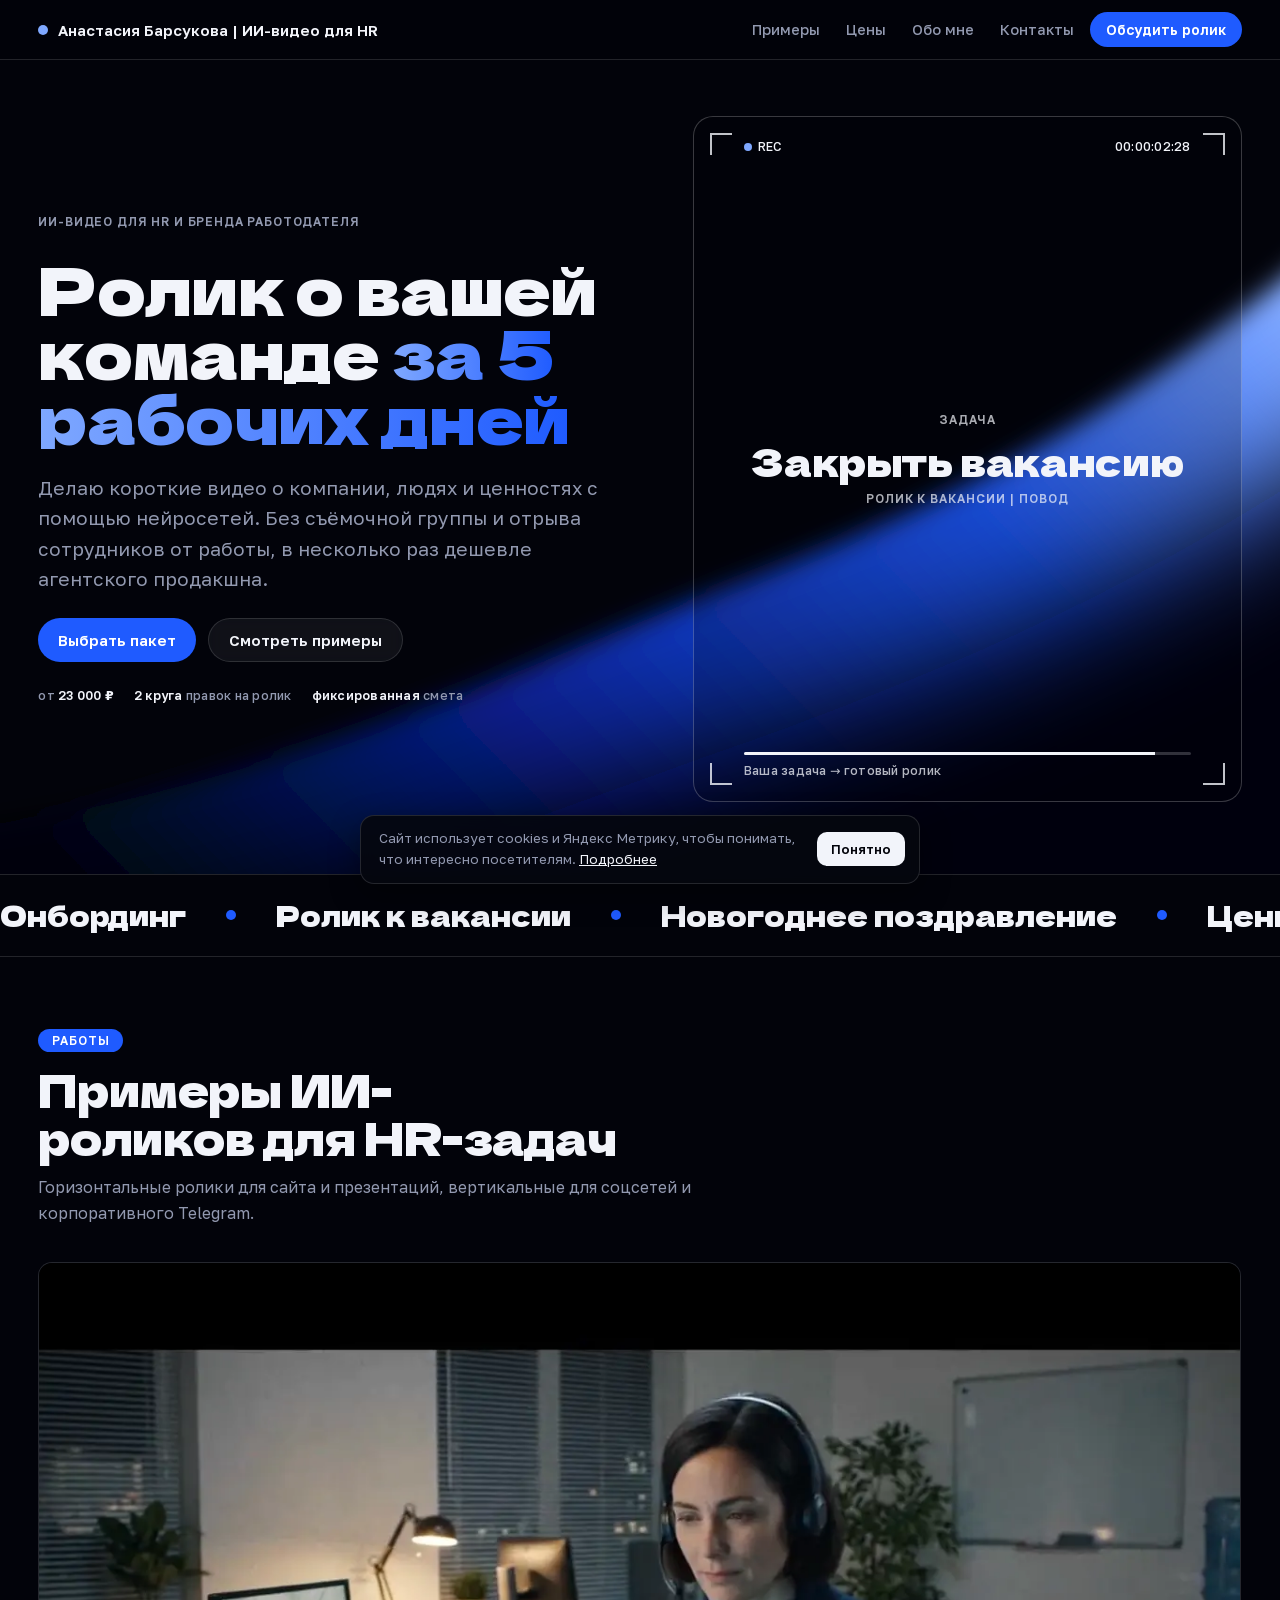
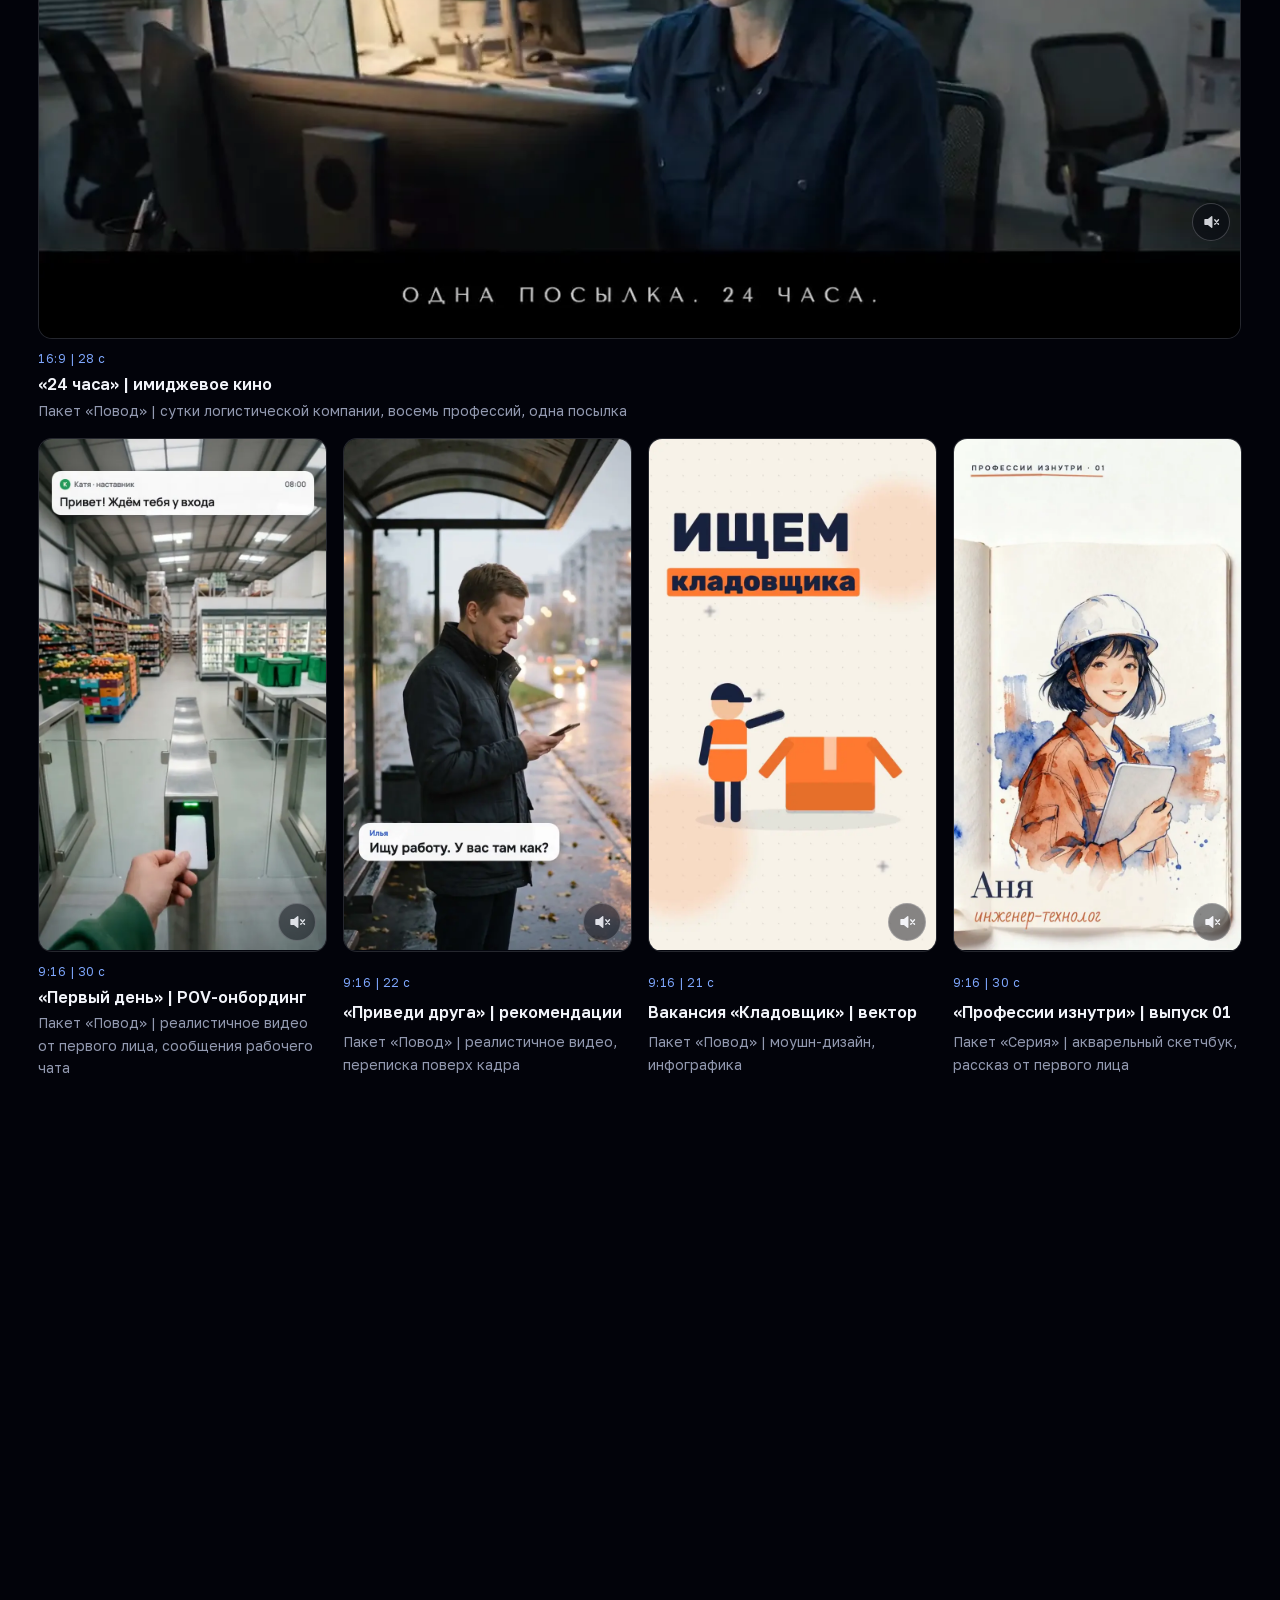
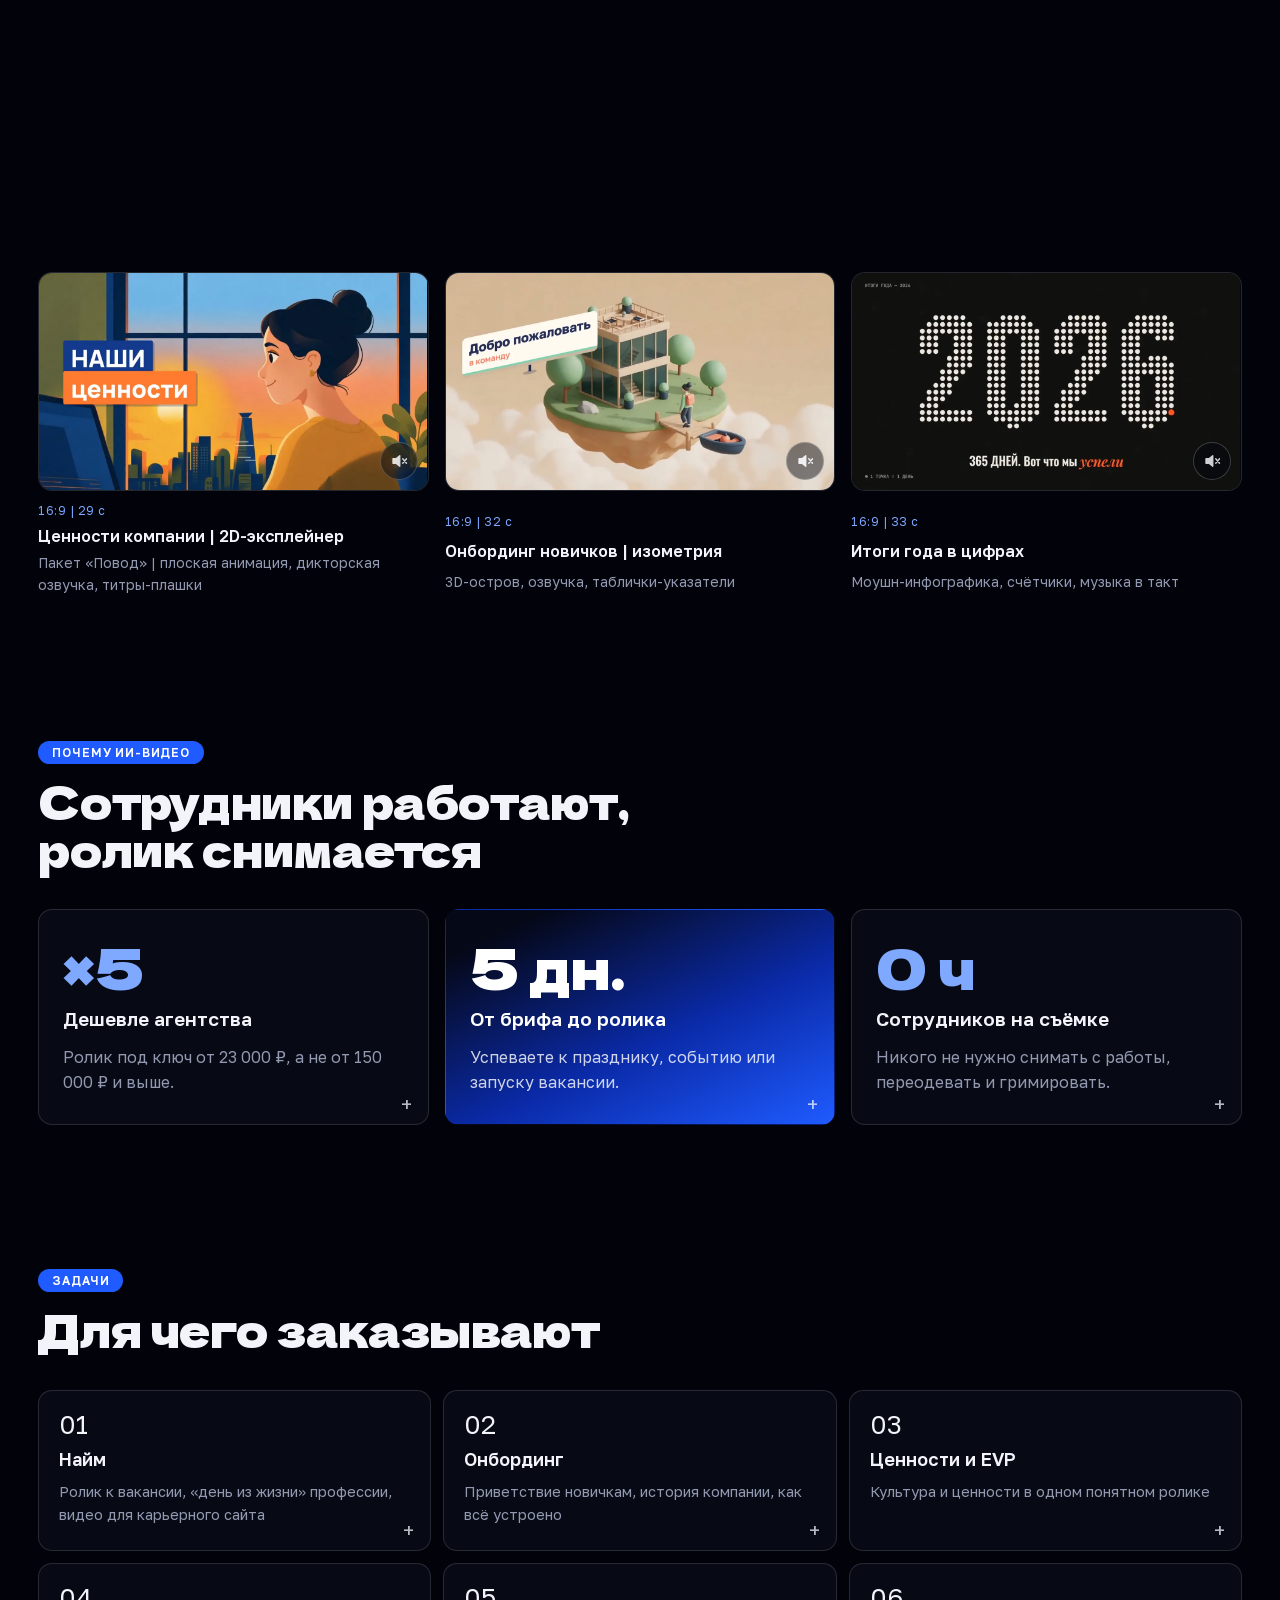
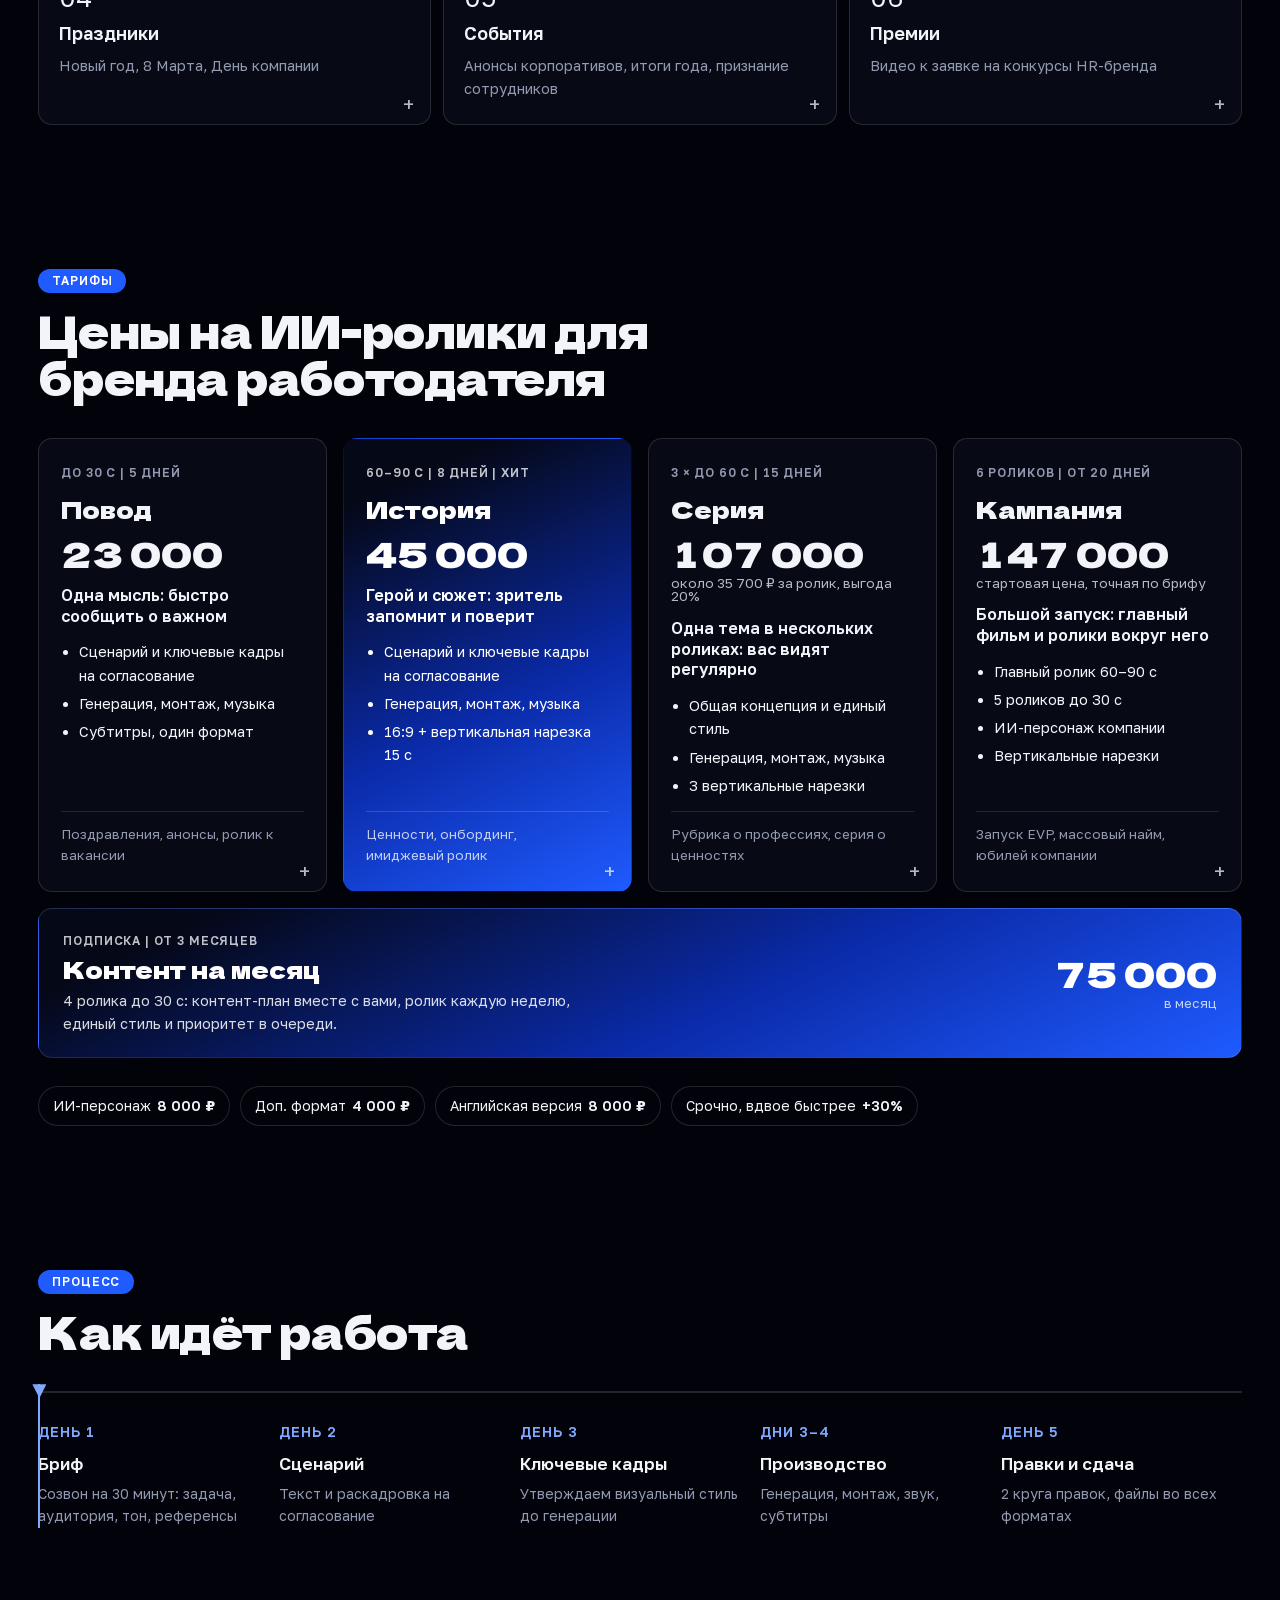
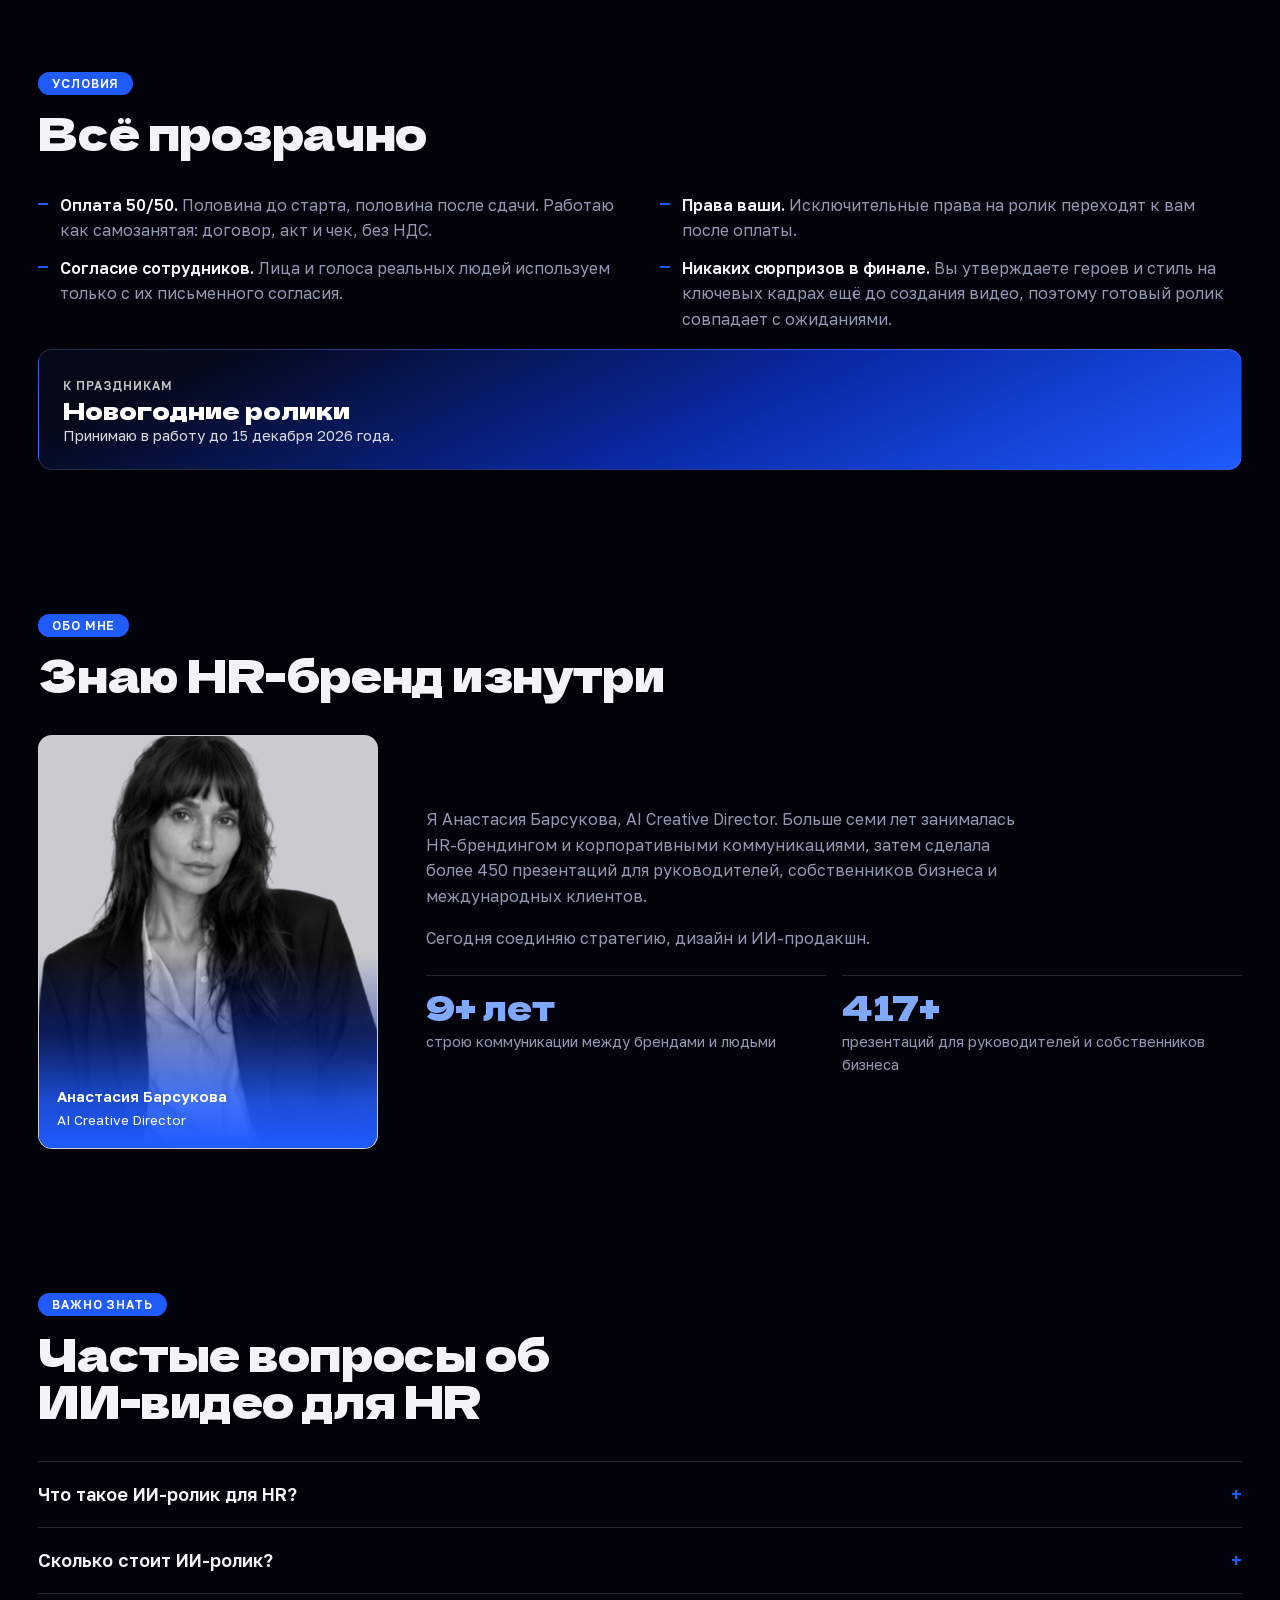
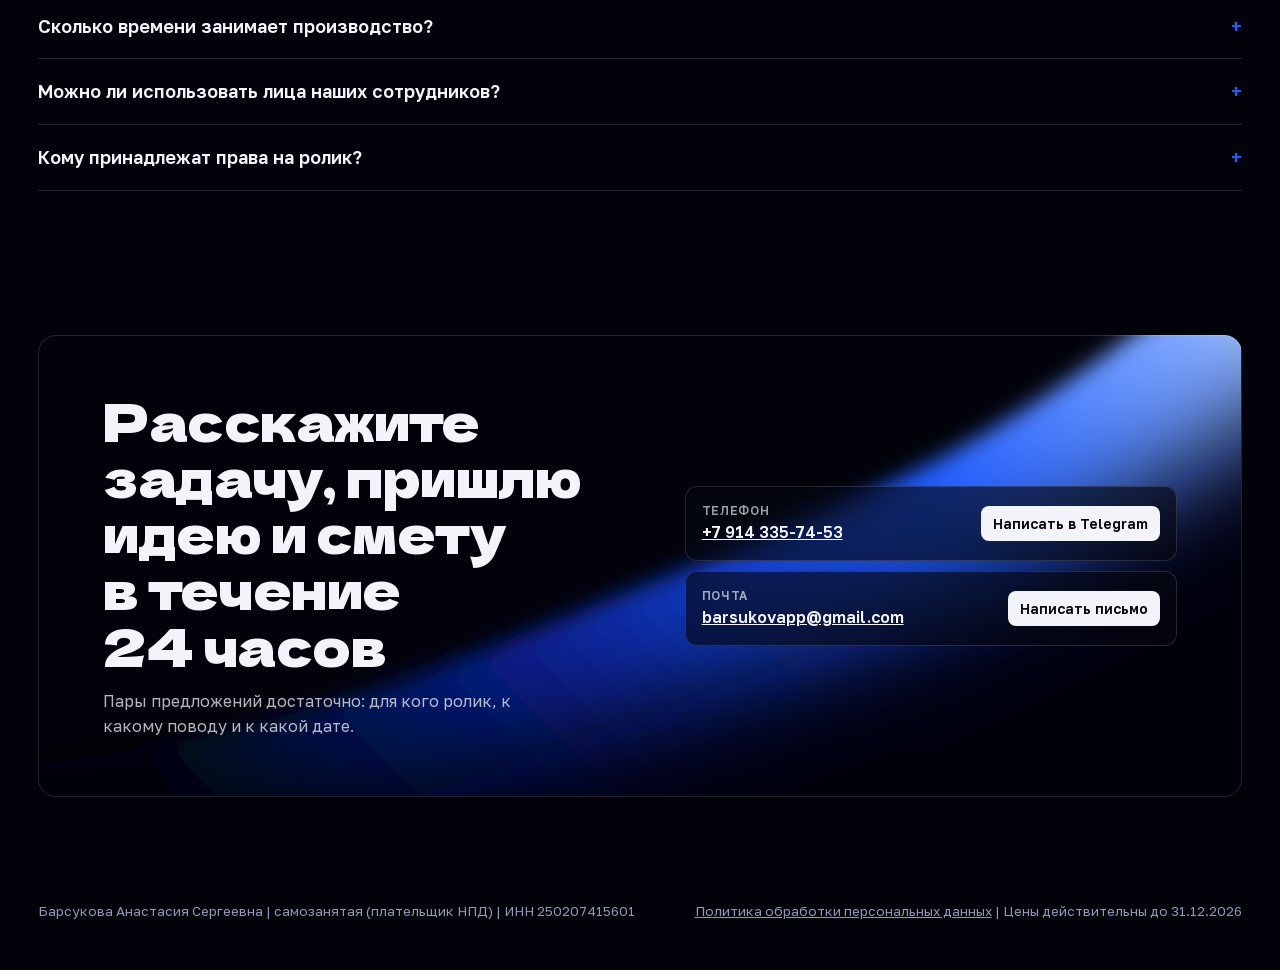
<file: index.html>
<!doctype html>
<html lang="ru">
<head>
<meta charset="utf-8">
<meta name="viewport" content="width=device-width, initial-scale=1, viewport-fit=cover">
<title>ИИ-ролики для HR и бренда работодателя от 23 000 ₽ | Анастасия Барсукова</title>
<meta name="description" content="Видео о компании, вакансиях, онбординге и ценностях с помощью нейросетей. Ролик под ключ за 5 рабочих дней, от 23 000 ₽, фиксированная смета и 2 круга правок.">
<link rel="canonical" href="https://hr-video.ru/">
<meta name="robots" content="index, follow">
<meta property="og:type" content="website">
<meta property="og:locale" content="ru_RU">
<meta property="og:url" content="https://hr-video.ru/">
<meta property="og:title" content="ИИ-ролики для HR и бренда работодателя">
<meta property="og:description" content="Ролик о вашей команде за 5 рабочих дней, от 23 000 ₽.">
<meta property="og:image" content="https://hr-video.ru/og.png">
<meta property="og:image:width" content="1200">
<meta property="og:image:height" content="630">
<meta name="twitter:card" content="summary_large_image">
<meta name="theme-color" content="#02030A">
<link rel="icon" href="/favicon.svg" type="image/svg+xml">
<link rel="apple-touch-icon" href="/apple-touch-icon.png">
<link rel="preload" href="fonts/DelaGothicOne-cyrillic.woff2" as="font" type="font/woff2" crossorigin>
<link rel="preload" href="fonts/DelaGothicOne-latin.woff2" as="font" type="font/woff2" crossorigin>
<link rel="preload" href="fonts/GolosText-cyrillic.woff2" as="font" type="font/woff2" crossorigin>
<link rel="stylesheet" href="fonts/fonts.css">
<script type="application/ld+json">[
 {
  "@context": "https://schema.org",
  "@type": "Service",
  "name": "ИИ-ролики для бренда работодателя",
  "serviceType": "Создание видео с помощью нейросетей для HR",
  "areaServed": "RU",
  "url": "https://hr-video.ru/",
  "provider": {
   "@type": "Person",
   "name": "Анастасия Барсукова",
   "telephone": "+7-914-335-74-53"
  },
  "offers": [
   {
    "@type": "Offer",
    "name": "Повод, ролик до 30 секунд",
    "price": "23000",
    "priceCurrency": "RUB"
   },
   {
    "@type": "Offer",
    "name": "История, ролик 60–90 секунд",
    "price": "45000",
    "priceCurrency": "RUB"
   },
   {
    "@type": "Offer",
    "name": "Серия, 3 ролика до 60 секунд",
    "price": "107000",
    "priceCurrency": "RUB"
   },
   {
    "@type": "Offer",
    "name": "Кампания, 6 роликов и ИИ-персонаж",
    "price": "147000",
    "priceCurrency": "RUB"
   }
  ]
 },
 {
  "@context": "https://schema.org",
  "@type": "FAQPage",
  "mainEntity": [
   {
    "@type": "Question",
    "name": "Что такое ИИ-ролик для HR?",
    "acceptedAnswer": {
     "@type": "Answer",
     "text": "Это видео о компании, команде или вакансии, которое создаётся с помощью нейросетей вместо съёмки. Сценарий, стиль и монтаж делает человек, а кадры генерируются. Получается быстрее и в несколько раз дешевле классического продакшна."
    }
   },
   {
    "@type": "Question",
    "name": "Сколько стоит ИИ-ролик?",
    "acceptedAnswer": {
     "@type": "Answer",
     "text": "Короткий ролик до 30 секунд стоит 23 000 ₽, ролик 60–90 секунд 45 000 ₽, серия из трёх роликов 107 000 ₽, кампания от 147 000 ₽. Цена фиксируется в смете до начала работы."
    }
   },
   {
    "@type": "Question",
    "name": "Сколько времени занимает производство?",
    "acceptedAnswer": {
     "@type": "Answer",
     "text": "Короткий ролик готов за 5 рабочих дней, ролик 60–90 секунд за 8 рабочих дней. Есть возможность ускорить производство за дополнительную плату."
    }
   },
   {
    "@type": "Question",
    "name": "Можно ли использовать лица наших сотрудников?",
    "acceptedAnswer": {
     "@type": "Answer",
     "text": "Да, если сотрудники дали письменное согласие. Без этого используются сгенерированные персонажи в вашем фирменном стиле."
    }
   },
   {
    "@type": "Question",
    "name": "Кому принадлежат права на ролик?",
    "acceptedAnswer": {
     "@type": "Answer",
     "text": "Исключительные права на готовый ролик переходят к заказчику после полной оплаты."
    }
   }
  ]
 }
]</script>
<style>
/* Layout: монтажный стол. Hero = кадр с таймкодом и REC, примеры = раскадровка 16:9 и 9:16,
   процесс = таймлайн с бегущим плейхедом, пакеты = карточки-клипы. */
:root{
  --bg:#02030A; --surface:#070A14; --fg:#F2F4FA; --muted:#9299B0; --line:rgba(255,255,255,.13);
  --accent:#1F5BFF; --accent-soft:#0B1A4F; --on-accent:#FFFFFF; --rec:#7FA8FF;
  --frame:#05070F; --on-frame:#F2F4FA;
  --glow:linear-gradient(155deg,#050817 12%,#0A2AA8 58%,#1F5BFF 100%);
  --display:"Dela Gothic One","Golos Text",Impact,sans-serif;
  --body:"Golos Text",system-ui,-apple-system,"Segoe UI",sans-serif;
  --mono:"Golos Text",system-ui,-apple-system,"Segoe UI",sans-serif;
  color-scheme:dark;
}

:root{padding-top:env(safe-area-inset-top,0px);padding-bottom:env(safe-area-inset-bottom,0px)}
*{box-sizing:border-box}
img,video{max-width:100%}
[hidden]{display:none!important}
.faq{display:grid;gap:0;border-top:1px solid var(--line)}
.faq details{border-bottom:1px solid var(--line);padding-block:18px}
.faq summary{cursor:pointer;font-size:18px;font-weight:600;list-style:none;display:flex;justify-content:space-between;gap:16px}
.faq summary::after{content:"+";font-family:var(--mono);color:var(--accent);transition:transform .2s}
.faq details[open] summary::after{transform:rotate(45deg)}
.faq p{margin-top:10px;color:var(--muted);max-width:68ch}
body{margin:0;background:var(--bg);color:var(--fg);font-family:var(--body);font-size:16px;line-height:1.6;overflow-x:hidden}
.in{max-width:1320px;margin:0 auto;padding-left:max(clamp(16px,3vw,40px),env(safe-area-inset-left,0px));padding-right:max(clamp(16px,3vw,40px),env(safe-area-inset-right,0px))}
section{padding-block:72px}
h1,h2,.display{font-family:var(--display);font-weight:400;letter-spacing:-.01em;margin:0;text-wrap:balance}
h2{font-size:clamp(28px,4.4vw,44px);line-height:1.08}
h3{font-size:19px;font-weight:600;margin:0}
p{margin:0}
.tc{font-family:var(--mono);font-size:12px;letter-spacing:.08em;text-transform:uppercase;color:var(--muted)}
.sec-head{display:grid;gap:14px;margin-bottom:36px;max-width:720px}
a{color:var(--accent)}
:focus-visible{outline:2px solid var(--accent);outline-offset:3px}

/* nav */
nav{position:sticky;top:env(safe-area-inset-top,0px);z-index:10;background:color-mix(in srgb,var(--bg) 82%,transparent);backdrop-filter:blur(10px);border-bottom:1px solid var(--line)}
nav .in{display:flex;align-items:center;justify-content:space-between;gap:16px;padding-block:12px}
.logo{display:flex;align-items:center;gap:10px;font-weight:600;font-size:15px}
.dot{width:10px;height:10px;border-radius:50%;background:var(--rec);animation:blink 1.4s steps(2,start) infinite}
@keyframes blink{to{visibility:hidden}}
.btn{display:inline-flex;align-items:center;gap:8px;font:600 15px var(--body);padding:12px 20px;border-radius:999px;background:var(--accent);color:var(--on-accent);text-decoration:none;border:0;cursor:pointer;transition:transform .2s,box-shadow .2s}
.btn:hover{transform:translateY(-2px);box-shadow:0 10px 24px -10px var(--accent)}
.btn.ghost{background:transparent;color:var(--fg);border:1px solid var(--line)}
nav .btn{padding:9px 16px;font-size:14px}

/* hero */
.hero{padding-block:56px 72px}
.hero .in{display:grid;grid-template-columns:1.05fr .95fr;gap:48px;align-items:center}
.hero-text{display:grid;gap:24px;min-width:0}
.hero h1{font-size:clamp(36px,5.6vw,66px);line-height:.98}
.hero h1 .line{display:block;overflow:hidden}
.hero h1 .line span{display:inline-block;animation:rise .9s cubic-bezier(.2,.8,.2,1) both}
.hero h1 .line:nth-child(2) span{animation-delay:.12s}
.hero h1 .line:nth-child(3) span{animation-delay:.24s}
.hero h1 em{font-style:normal;color:var(--accent)}
@keyframes rise{from{transform:translateY(60%)}to{transform:none}}
.hero .lead{font-size:19px;color:var(--muted);max-width:52ch}
.cta-row{display:flex;flex-wrap:wrap;gap:12px}
.facts{display:flex;flex-wrap:wrap;gap:8px 20px;font-family:var(--mono);font-size:13px;color:var(--muted)}
.facts b{color:var(--fg);font-weight:600}

/* viewfinder */
.viewfinder{position:relative;aspect-ratio:4/5;max-width:100%;border-radius:20px;background:var(--frame);color:var(--on-frame);overflow:hidden;min-width:0}
.vf-scene{position:absolute;inset:0;display:grid;place-items:center;text-align:center;padding:40px 28px;opacity:0;transition:opacity .8s}
.vf-scene.on{opacity:1}
.vf-scene .display{font-size:clamp(26px,3.4vw,38px);line-height:1.05;position:relative;z-index:1}
.vf-scene small{display:block;margin-top:12px;font-family:var(--mono);font-size:12px;letter-spacing:.08em;opacity:.7}
.vf-ui{position:absolute;inset:16px;pointer-events:none;font-family:var(--mono);font-size:11.5px;letter-spacing:.06em}
.vf-ui .c{position:absolute;width:22px;height:22px;border:2px solid var(--on-frame);opacity:.8}
.vf-ui .rec{position:absolute;top:4px;left:34px;display:flex;align-items:center;gap:6px}
.vf-ui .rec i{width:8px;height:8px;border-radius:50%;background:var(--rec);animation:blink 1.4s steps(2,start) infinite}
.vf-ui .time{position:absolute;top:4px;right:34px;font-variant-numeric:tabular-nums}
.vf-ui .meta{position:absolute;bottom:4px;left:34px;opacity:.75}
.vf-ui .prog{position:absolute;bottom:30px;left:34px;right:34px;height:3px;background:color-mix(in srgb,var(--on-frame) 20%,transparent);border-radius:2px;overflow:hidden}
.vf-ui .prog i{display:block;height:100%;width:0;background:var(--on-frame)}
.vf-scene small{font-size:12px;font-weight:600}
.vf-task{display:block;margin-bottom:14px;font:600 12px var(--body);letter-spacing:.08em;text-transform:uppercase;opacity:.7}
.vf-bg{position:absolute;inset:-20%;filter:blur(40px);opacity:.75;animation:drift 12s ease-in-out infinite alternate}
@keyframes drift{to{transform:translate(6%,-4%) scale(1.1) rotate(8deg)}}
.c.tl{top:0;left:0;border-right:0;border-bottom:0}.c.tr{top:0;right:0;border-left:0;border-bottom:0}
.c.bl{bottom:0;left:0;border-right:0;border-top:0}.c.br{bottom:0;right:0;border-left:0;border-top:0}

/* marquee */
.marquee{border-block:1px solid var(--line);overflow:hidden;padding-block:18px;background:var(--surface)}
.track{display:flex;gap:40px;width:max-content;animation:scroll 38s linear infinite}
.track span{font-family:var(--display);font-size:clamp(20px,2.6vw,28px);white-space:nowrap;display:flex;align-items:center;gap:40px}
.track span::after{content:"";width:10px;height:10px;border-radius:50%;background:var(--accent)}
@keyframes scroll{to{transform:translateX(-50%)}}

/* examples */
.reel{display:grid;grid-template-columns:repeat(12,1fr);gap:16px}
.slot{grid-column:span 4;margin:0;display:grid;gap:10px;min-width:0}
.slot.wide{grid-column:span 8}
.slot.tall.q{grid-column:span 3}
.slot.feature{grid-column:1/-1}
.slot.feature .screen{aspect-ratio:16/9}
.sound{position:absolute;right:10px;bottom:10px;z-index:2;width:38px;height:38px;display:grid;place-items:center;padding:0;border-radius:50%;border:1px solid color-mix(in srgb,var(--on-frame) 25%,transparent);background:color-mix(in srgb,var(--frame) 55%,transparent);color:var(--on-frame);cursor:pointer;backdrop-filter:blur(6px);-webkit-backdrop-filter:blur(6px);opacity:.85;transition:opacity .2s,background .2s}
.sound:hover{opacity:1;background:color-mix(in srgb,var(--frame) 80%,transparent)}
.sound svg{width:18px;height:18px;fill:currentColor;stroke:currentColor;stroke-width:1.8;stroke-linecap:round;stroke-linejoin:round}
.sound .i-on,.sound[aria-pressed="true"] .i-off{display:none}
.sound[aria-pressed="true"] .i-on{display:block}
.sound[aria-pressed="true"]{background:var(--accent);border-color:var(--accent);opacity:1}
.spin{position:absolute;left:50%;top:50%;width:46px;height:46px;margin:-23px 0 0 -23px;border-radius:50%;border:4px solid rgba(255,255,255,.22);border-top-color:#fff;background:rgba(2,3,10,.55);box-shadow:0 0 0 6px rgba(2,3,10,.35);z-index:1;opacity:0;pointer-events:none;transition:opacity .25s;animation:spin .9s linear infinite}
.screen.loading .spin{opacity:1}
.play{position:absolute;left:50%;top:50%;width:64px;height:64px;margin:-32px 0 0 -32px;border-radius:50%;border:0;padding:0;display:none;place-items:center;background:rgba(255,255,255,.92);color:#02030A;cursor:pointer;z-index:2;box-shadow:0 6px 24px rgba(0,0,0,.35)}
.play svg{width:28px;height:28px;fill:currentColor;margin-left:3px}
.screen.blocked .play{display:grid}
.screen.blocked .spin{opacity:0}
@keyframes spin{to{transform:rotate(360deg)}}
.slot figcaption .fmt{font-family:var(--mono);font-size:12px;letter-spacing:.04em;color:var(--rec);margin-bottom:2px}
.slot.tall .screen{aspect-ratio:9/16}
.slot .screen{position:relative;aspect-ratio:16/9;max-width:100%;border-radius:14px;overflow:hidden;background:var(--frame);color:var(--on-frame)}
.slot.wide .screen{aspect-ratio:auto;height:100%;min-height:220px}
.slot .screen video,.slot .screen img{position:absolute;inset:0;width:100%;height:100%;object-fit:cover}
.gen{position:absolute;inset:0;background:
  radial-gradient(60% 50% at var(--x,30%) var(--y,40%),color-mix(in srgb,var(--accent) 70%,transparent),transparent 70%),
  radial-gradient(50% 60% at 80% 80%,color-mix(in srgb,var(--rec) 45%,transparent),transparent 70%);
  filter:blur(18px);animation:gen 6s ease-in-out infinite alternate}
.slot:nth-child(2) .gen{animation-delay:-2s}.slot:nth-child(3) .gen{animation-delay:-4s}.slot:nth-child(4) .gen{animation-delay:-1s}.slot:nth-child(5) .gen{animation-delay:-3s}
@keyframes gen{0%{--x:20%;--y:30%;transform:scale(1)}100%{--x:70%;--y:60%;transform:scale(1.15) rotate(6deg)}}
@property --x{syntax:"<percentage>";inherits:false;initial-value:30%}
@property --y{syntax:"<percentage>";inherits:false;initial-value:40%}
.scan{position:absolute;left:0;right:0;height:40%;background:linear-gradient(to bottom,transparent,color-mix(in srgb,var(--on-frame) 14%,transparent),transparent);animation:scan 3.2s linear infinite}
@keyframes scan{from{top:-40%}to{top:100%}}
.slot figcaption{display:grid;gap:2px}
.slot figcaption b{font-weight:600}
.slot figcaption span{font-size:14px;color:var(--muted)}

/* why */
.why{display:grid;grid-template-columns:repeat(3,1fr);gap:16px}
.why div{min-width:0;padding:28px 24px;border-radius:16px;background:var(--surface);border:1px solid var(--line);display:grid;gap:10px;align-content:start}
.why .big{font-family:var(--display);font-size:clamp(40px,5vw,56px);line-height:1;color:var(--accent)}
.why p{color:var(--muted)}

/* uses */
.uses{display:grid;grid-template-columns:repeat(3,1fr);border-top:1px solid var(--line)}
.uses div{min-width:0;padding:22px 20px 22px 0;border-bottom:1px solid var(--line);display:grid;gap:6px;transition:padding .3s}
.uses div:hover{padding-left:12px}
.uses b{font-size:18px;font-weight:600}
.uses span{font-size:14.5px;color:var(--muted)}

/* packs */
.packs-wrap{background:var(--surface);border-block:1px solid var(--line)}
.packs{display:grid;grid-template-columns:repeat(4,1fr);gap:16px}
.pack{min-width:0;border:1px solid var(--line);border-radius:18px;padding:24px 22px;display:grid;gap:14px;grid-template-rows:auto auto auto auto 1fr auto;background:var(--bg);transition:transform .3s,border-color .3s}
.pack:hover{transform:translateY(-6px);border-color:var(--accent)}
.pack.hit{background:var(--accent);color:var(--on-accent);border-color:var(--accent)}
.pack.hit .tc,.pack.hit .for{color:color-mix(in srgb,var(--on-accent) 75%,transparent)}
.pack .name{font-family:var(--display);font-size:24px;line-height:1.1}
.price{font-family:var(--display);font-size:clamp(30px,2.7vw,38px);line-height:1;font-variant-numeric:tabular-nums}
.price small{display:block;font-family:var(--body);font-size:13.5px;margin-top:6px;opacity:.75}
.pack::before{content:"";position:absolute;inset:0;border-radius:inherit;pointer-events:none;opacity:0;transition:opacity .35s;background:radial-gradient(260px circle at var(--mx,50%) var(--my,50%),color-mix(in srgb,#7FA8FF 26%,transparent),transparent 70%)}
.pack:hover::before{opacity:1}
.pack>*{position:relative;z-index:1}
.slot.feature .screen{will-change:transform}
.pack .gist{font-size:16px;line-height:1.3;font-weight:600}
.pack ul{margin:0;padding-left:18px;display:grid;gap:5px;align-content:start;font-size:14.5px}
.pack .for{font-size:13.5px;color:var(--muted);border-top:1px solid color-mix(in srgb,currentColor 20%,transparent);padding-top:12px}
.extras{margin-top:28px;display:flex;flex-wrap:wrap;gap:10px}
.extras span{font-size:14px;padding:8px 14px;border-radius:999px;border:1px solid var(--line);background:var(--bg)}
.extras b{font-family:var(--mono);font-weight:600;margin-left:6px}

/* timeline */
.timeline{position:relative;display:grid;grid-template-columns:repeat(5,1fr);gap:0;border-top:2px solid var(--fg);padding-top:28px}
.playhead{position:absolute;top:-9px;left:0;width:2px;height:calc(100% + 9px);background:var(--rec);animation:play 9s linear infinite}
.playhead::before{content:"";position:absolute;top:0;left:-6px;width:14px;height:14px;background:var(--rec);clip-path:polygon(0 0,100% 0,50% 100%)}
@keyframes play{from{left:0}to{left:100%}}
.timeline li{list-style:none;min-width:0;padding-right:20px;display:grid;gap:6px;align-content:start}
.timeline .tc{color:var(--accent)}
.timeline b{font-size:17px}
.timeline span{font-size:14px;color:var(--muted)}
ol.timeline{margin:0;padding-left:0}

/* terms + contact */
.about{display:grid;grid-template-columns:minmax(0,340px) minmax(0,1fr);gap:48px;align-items:center}
.about-photo{margin:0;border-radius:16px;overflow:hidden;background:var(--accent-soft)}
.about-photo img{display:block;width:100%;height:auto}
.about-text{display:grid;gap:16px;min-width:0}
.about-text p{color:var(--muted);max-width:60ch}
.about-stats{display:grid;grid-template-columns:repeat(2,1fr);gap:16px;margin:8px 0 0;padding:0;list-style:none}
.about-stats li{min-width:0;display:grid;gap:4px;align-content:start;padding-top:12px;border-top:1px solid var(--line)}
.about-stats b{font-family:var(--display);font-weight:400;font-size:clamp(26px,3vw,34px);line-height:1.1;color:var(--accent)}
.about-stats span{font-size:14.5px;color:var(--muted)}
.terms{display:grid;grid-template-columns:1fr 1fr;gap:12px 40px;margin:0;padding:0;list-style:none}
.terms li{min-width:0;padding-left:22px;position:relative;color:var(--muted)}
.terms li::before{content:"";position:absolute;left:0;top:.62em;width:10px;height:2px;background:var(--accent)}
.terms li b{color:var(--fg);font-weight:600}
.final{background:var(--frame);color:var(--on-frame);border-radius:28px;padding:56px clamp(20px,5vw,64px);display:grid;grid-template-columns:minmax(0,1.1fr) minmax(0,1fr);gap:40px;align-items:center;position:relative;overflow:hidden}
.final h2{font-size:clamp(30px,4.6vw,52px)}
.final p{opacity:.75;margin-top:16px;max-width:46ch}
.final .vf-bg{opacity:.35}
.final>*{position:relative;min-width:0}
.final>.vf-bg{position:absolute}
.cards{display:grid;gap:10px}
.cards div{display:flex;justify-content:space-between;align-items:center;gap:12px;padding:14px 16px;border-radius:12px;background:color-mix(in srgb,var(--on-frame) 8%,transparent);border:1px solid color-mix(in srgb,var(--on-frame) 14%,transparent)}
.cards dt{font-family:var(--mono);font-size:11.5px;letter-spacing:.06em;text-transform:uppercase;opacity:.65}
.cards dd{margin:0;font-weight:600;user-select:all;overflow-wrap:anywhere}
.cards .go{font:600 13px var(--mono);padding:9px 12px;border-radius:8px;background:var(--on-frame);color:var(--frame);text-decoration:none;white-space:nowrap;flex-shrink:0}
.cards .go:hover{opacity:.85}
dl.cards{margin:0}
footer{padding-block:32px 48px;color:var(--muted);font-size:13.5px}
footer .in{display:flex;flex-wrap:wrap;justify-content:space-between;gap:8px}

/* reveal: элементы видимы всегда, анимируется только сдвиг */
.reveal{transition:transform .9s cubic-bezier(.2,.8,.2,1) var(--d,0s),opacity .9s ease var(--d,0s)}
.reveal.pending{opacity:0;transform:translateY(40px)}
.slot.reveal.pending{transform:translateY(48px) scale(.95)}
.sec-head h2{transition:clip-path 1s cubic-bezier(.2,.8,.2,1) .1s,transform 1s cubic-bezier(.2,.8,.2,1) .1s;clip-path:inset(-10% -10% -10% -10%)}
.sec-head.pending{opacity:1;transform:none}
.sec-head.pending h2{clip-path:inset(0 0 100% 0);transform:translateY(30px)}
.sec-head .tc{transition:transform .6s cubic-bezier(.2,1.4,.4,1),opacity .4s}
.sec-head.pending .tc{opacity:0;transform:scale(.7)}
.about-photo img{will-change:transform}
.scrollbar{position:fixed;top:0;left:0;right:0;height:2px;z-index:20;background:linear-gradient(90deg,#7FA8FF,var(--accent));transform:scaleX(0);transform-origin:0 50%;pointer-events:none}

/* Тема: чёрный фон, синяя световая волна, карточки с тонкой рамкой */
.tc{font-size:12px;letter-spacing:.07em;font-weight:600}
.sec-head .tc{justify-self:start;padding:5px 14px 4px;border-radius:999px;background:var(--accent);color:var(--on-accent);line-height:1.2}
.facts,.vf-ui{font-size:12.5px;letter-spacing:.02em;font-weight:500}
.extras b{font-size:14px;font-weight:600}
.hero{position:relative;overflow:hidden;background:url(media/wave.svg) center bottom/cover no-repeat}
.hero .in{position:relative}
.hero h1 em{color:transparent;background:linear-gradient(90deg,#7FA8FF,var(--accent));-webkit-background-clip:text;background-clip:text;padding-bottom:.08em}
.btn.ghost{background:rgba(255,255,255,.06);backdrop-filter:blur(8px)}
.viewfinder{border:1px solid rgba(255,255,255,.22);background:rgba(2,3,10,.18)}
.viewfinder .vf-bg{display:none}
.marquee{background:var(--bg)}
.why div,.pack,.uses div{position:relative;background:var(--surface);border:1px solid var(--line);border-radius:14px}
.why div::after,.pack::after,.uses div::after{content:"+";position:absolute;right:16px;bottom:10px;font-size:20px;line-height:1;color:var(--fg);opacity:.75}
.why div:nth-child(2),.pack.hit{background:var(--glow);border-color:transparent;color:var(--on-accent)}
.why div:nth-child(2) .big{color:#fff}
.why div:nth-child(2) p{color:rgba(255,255,255,.8)}
.why .big{color:#7FA8FF}
.packs-wrap{background:var(--bg);border-block:0}
.pack{background:var(--surface)}
.pack .for{padding-right:20px}
.uses{gap:12px;border-top:0;counter-reset:u}
.uses div{counter-increment:u;padding:20px 20px 24px;align-content:start}
.uses div:hover{padding-left:20px;border-color:var(--accent)}
.uses div::before{content:"0" counter(u);font-family:var(--body);font-size:26px;font-weight:400;line-height:1.1}
.timeline{border-top-color:var(--line)}
.timeline .tc{color:#7FA8FF}
.about-photo{position:relative;background:#C9CBD1;border:1px solid var(--line);border-radius:14px}
.about-photo img{filter:grayscale(1) contrast(1.05)}
.about-photo figcaption{position:absolute;left:0;right:0;bottom:0;display:grid;gap:2px;padding:130px 18px 16px;background:linear-gradient(to top,#1F5BFF 0%,rgba(31,91,255,.82) 24%,rgba(10,42,168,.5) 58%,transparent);color:#fff;font-size:13.5px}
.about-photo figcaption b{font-size:15px;font-weight:600}
.about-stats b,.final .tc{color:#7FA8FF}
.final{background:url(media/wave.svg) center bottom/cover no-repeat;border:1px solid var(--line);border-radius:18px}
.final .vf-bg{display:none}
.cards div{background:rgba(5,7,15,.62);backdrop-filter:blur(10px)}
.cards dt{font-size:12px;letter-spacing:.06em;font-weight:600}
.cards .go{font:600 14px var(--body)}
.nav-links{display:flex;gap:26px;margin-left:auto;font-size:14.5px;font-weight:500}
.nav-links a{color:var(--muted);text-decoration:none;transition:color .2s}
.nav-links a:hover{color:var(--fg)}
section,header{scroll-margin-top:72px}
.slot .screen{border:1px solid var(--line)}
.slot.scope .sound{bottom:calc(12.8% + 10px);right:10px}
.sub{margin-top:16px;padding:22px 24px;border:1px solid var(--line);border-radius:14px;background:var(--glow);display:flex;justify-content:space-between;align-items:center;gap:24px;color:var(--on-accent)}
.sub>div:first-child{display:grid;gap:6px;min-width:0}
.sub.ny{position:relative;overflow:hidden}
.sub.ny>div{position:relative;z-index:1}
.snow{position:absolute;inset:0;width:100%;height:100%;pointer-events:none}
.sub .tc{color:rgba(255,255,255,.75)}
.sub .name{font-family:var(--display);font-size:24px;line-height:1.1}
.sub p{font-size:14.5px;color:rgba(255,255,255,.85);max-width:62ch}
.sub .price{flex-shrink:0;text-align:right}
@media (max-width:960px){
  .packs{grid-template-columns:repeat(2,1fr)}
}
@media (max-width:820px){
  .hero .in,.final{grid-template-columns:1fr}
  .viewfinder{aspect-ratio:4/3}
  .reel{grid-template-columns:repeat(2,1fr)}
  .slot,.slot.wide{grid-column:span 2}
  .slot.feature{grid-column:1/-1}
  .slot.tall.ph{display:none}
  .slot.tall,.slot.tall.q{grid-column:span 1}
  .slot.wide .screen{aspect-ratio:16/9;height:auto;min-height:0}
  .why,.uses{grid-template-columns:1fr}
  .timeline{grid-template-columns:1fr;border-top:0;border-left:2px solid var(--fg);padding-top:0;padding-left:24px;gap:22px}
  ol.timeline{padding-left:22px}
  .timeline li{padding-right:0}
  .playhead{display:none}
  .terms{grid-template-columns:1fr}
  .about{grid-template-columns:1fr;gap:28px}
  nav .in{flex-wrap:wrap;row-gap:8px}
  .nav-links{order:3;width:100%;margin-left:0;justify-content:space-between;gap:12px}
  section,header{scroll-margin-top:96px}
  .slot.tall.solo{grid-column:1/-1;grid-template-columns:1fr 1fr;gap:14px;align-items:center}
  .sub{flex-direction:column;align-items:flex-start}
  .sub .price{text-align:left}
  .about-photo{max-width:320px}
  section{padding-block:56px}
}
@media (max-width:560px){
  .packs{grid-template-columns:1fr}
  .price{font-size:38px}
  .about-stats{grid-template-columns:1fr}
  .cards div{flex-direction:column;align-items:stretch;gap:12px;padding:16px}
  .cards .go{text-align:center;padding:13px 12px;font-size:14px}
  .final{padding:36px 20px;border-radius:22px;gap:28px}
  nav .btn{display:none}
}
.cookie{position:fixed;left:16px;right:16px;bottom:16px;z-index:50;max-width:560px;margin:0 auto;display:flex;align-items:center;gap:14px;padding:12px 14px 12px 18px;border-radius:14px;background:color-mix(in srgb,var(--frame) 92%,transparent);border:1px solid var(--line);backdrop-filter:blur(8px);-webkit-backdrop-filter:blur(8px);font-size:13.5px;color:var(--muted);box-shadow:0 10px 30px rgba(0,0,0,.4)}
.cookie a{color:var(--fg)}
.cookie button{flex-shrink:0;font:600 13px var(--body);padding:9px 14px;border-radius:10px;border:0;background:var(--fg);color:var(--bg);cursor:pointer}
.cookie[hidden]{display:none}
/* широкие мониторы: сайт пропорционально крупнее, без пустых полей по краям */
@media (min-width:1800px){body{zoom:1.12}}
@media (min-width:2100px){body{zoom:1.3}}
@media (min-width:2500px){body{zoom:1.55}}
@media (min-width:3000px){body{zoom:1.85}}
@media (min-width:3600px){body{zoom:2.2}}
@media (prefers-reduced-motion:reduce){
  *,*::before,*::after{animation:none!important;transition:none!important}
  .reveal.pending{transform:none;opacity:1}
  .vf-scene:first-child{opacity:1}
}
</style>
<!-- Yandex.Metrika counter -->
<script>
  (function(m,e,t,r,i,k,a){
    m[i]=m[i]||function(){(m[i].a=m[i].a||[]).push(arguments)};
    m[i].l=1*new Date();
    for (var j = 0; j < document.scripts.length; j++) {if (document.scripts[j].src === r) { return; }}
    k=e.createElement(t),a=e.getElementsByTagName(t)[0],k.async=1,k.src=r,a.parentNode.insertBefore(k,a)
  })(window, document,'script','https://mc.yandex.ru/metrika/tag.js?id=114210249', 'ym');
  ym(114210249, 'init', {ssr:true, webvisor:true, clickmap:true, referrer: document.referrer, url: location.href, accurateTrackBounce:true, trackLinks:true});
</script>
<noscript><div><img src="https://mc.yandex.ru/watch/114210249" style="position:absolute; left:-9999px;" alt="" /></div></noscript>
<!-- /Yandex.Metrika counter -->
</head>
<body>
<nav>
  <div class="in">
    <div class="logo"><span class="dot" aria-hidden="true"></span>Анастасия Барсукова | ИИ-видео для HR</div>
    <div class="nav-links"><a href="#examples">Примеры</a><a href="#packs">Цены</a><a href="#about">Обо мне</a><a href="#contact">Контакты</a></div>
    <a class="btn" href="#contact">Обсудить ролик</a>
  </div>
</nav>

<header class="hero">
  <div class="in">
    <div class="hero-text">
      <p class="tc">ИИ-видео для HR и бренда работодателя</p>
      <h1><span class="line"><span>Ролик о&nbsp;вашей</span></span><span class="line"><span>команде <em>за&nbsp;5</em></span></span><span class="line"><span><em>рабочих дней</em></span></span></h1>
      <p class="lead">Делаю короткие видео о компании, людях и ценностях с помощью нейросетей. Без съёмочной группы и отрыва сотрудников от работы, в несколько раз дешевле агентского продакшна.</p>
      <div class="cta-row">
        <a class="btn" href="#packs">Выбрать пакет</a>
        <a class="btn ghost" href="#examples">Смотреть примеры</a>
      </div>
      <div class="facts"><span>от <b>23 000 ₽</b></span><span><b>2 круга</b> правок на ролик</span><span><b>фиксированная</b> смета</span></div>
    </div>
    <div class="viewfinder" id="vf" aria-label="Задачи, которые решает ролик, и подходящие пакеты">
      <div class="vf-scene on"><div class="vf-bg" style="background:radial-gradient(45% 40% at 30% 30%,#1F5BFF,transparent),radial-gradient(40% 40% at 78% 78%,#0A2AA8,transparent)"></div><div class="display"><span class="vf-task">Задача</span>Закрыть вакансию<small>РОЛИК К ВАКАНСИИ | ПОВОД</small></div></div>
      <div class="vf-scene"><div class="vf-bg" style="background:radial-gradient(45% 40% at 30% 30%,#1F5BFF,transparent),radial-gradient(40% 40% at 78% 78%,#0A2AA8,transparent)"></div><div class="display"><span class="vf-task">Задача</span>Ввести новичка в&nbsp;команду<small>ОНБОРДИНГ | ИСТОРИЯ</small></div></div>
      <div class="vf-scene"><div class="vf-bg" style="background:radial-gradient(45% 40% at 30% 30%,#1F5BFF,transparent),radial-gradient(40% 40% at 78% 78%,#0A2AA8,transparent)"></div><div class="display"><span class="vf-task">Задача</span>Рассказать о&nbsp;ценностях<small>ЦЕННОСТИ И EVP | ИСТОРИЯ</small></div></div>
      <div class="vf-scene"><div class="vf-bg" style="background:radial-gradient(45% 40% at 30% 30%,#1F5BFF,transparent),radial-gradient(40% 40% at 78% 78%,#0A2AA8,transparent)"></div><div class="display"><span class="vf-task">Задача</span>Показать профессии изнутри<small>РУБРИКА О ПРОФЕССИЯХ | СЕРИЯ</small></div></div>
      <div class="vf-scene"><div class="vf-bg" style="background:radial-gradient(45% 40% at 30% 30%,#1F5BFF,transparent),radial-gradient(40% 40% at 78% 78%,#0A2AA8,transparent)"></div><div class="display"><span class="vf-task">Задача</span>Поздравить команду<small>ПОЗДРАВЛЕНИЕ | ПОВОД</small></div></div>
      <div class="vf-ui" aria-hidden="true">
        <span class="c tl"></span><span class="c tr"></span><span class="c bl"></span><span class="c br"></span>
        <span class="rec"><i></i>REC</span>
        <span class="time" id="tc">00:00:00:00</span>
        <span class="prog"><i id="prog"></i></span>
        <span class="meta">Ваша задача → готовый ролик</span>
      </div>
    </div>
  </div>
</header>

<div class="marquee" aria-hidden="true">
  <div class="track">
    <span>Онбординг</span><span>Ролик к вакансии</span><span>Новогоднее поздравление</span><span>Ценности и EVP</span><span>Итоги года</span><span>Заявка на премию</span><span>Анонс корпоратива</span>
    <span>Онбординг</span><span>Ролик к вакансии</span><span>Новогоднее поздравление</span><span>Ценности и EVP</span><span>Итоги года</span><span>Заявка на премию</span><span>Анонс корпоратива</span>
  </div>
</div>

<section id="examples">
  <div class="in">
    <div class="sec-head reveal">
      <span class="tc">Работы</span>
      <h2>Примеры ИИ-роликов для HR-задач</h2>
      <p style="color:var(--muted)">Горизонтальные ролики для сайта и презентаций, вертикальные для соцсетей и корпоративного Telegram.</p>
    </div>
    <!-- Чтобы вставить пример: замените <div class="gen"></div><div class="scan"></div> внутри .screen
         на <video src="media/файл.mp4" autoplay muted loop playsinline></video>
         и уберите строку «Пример скоро». -->
    <div class="reel">
      <figure class="slot feature scope reveal">
        <div class="screen">
          <video src="media/24h.mp4?v=2" poster="media/24h.webp" muted loop playsinline preload="none" aria-label="Имиджевый ролик «24 часа»: одна посылка проходит через руки восьми сотрудников, а в финале — пустое место для нового коллеги"></video>
          <span class="spin" aria-hidden="true"></span><button class="sound" type="button" aria-pressed="false" aria-label="Включить звук"><svg class="i-off" viewBox="0 0 24 24" aria-hidden="true"><path d="M4 9h4l5-4v14l-5-4H4z"/><path d="M17 9l5 6M22 9l-5 6" fill="none"/></svg><svg class="i-on" viewBox="0 0 24 24" aria-hidden="true"><path d="M4 9h4l5-4v14l-5-4H4z"/><path d="M16.5 8.5a5 5 0 0 1 0 7M19 6a8.5 8.5 0 0 1 0 12" fill="none"/></svg></button>
        </div>
        <figcaption><span class="fmt">16:9 | 28 с</span><b>«24 часа» | имиджевое кино</b><span>Пакет «Повод» | сутки логистической компании, восемь профессий, одна посылка</span></figcaption>
      </figure>
      <figure class="slot tall q reveal">
        <div class="screen">
          <video src="media/first-day.mp4?v=3" poster="media/first-day.webp" muted loop playsinline preload="none" aria-label="Вертикальный ролик «Первый день»: первый рабочий день в дарксторе глазами новичка, с сообщениями из рабочего чата"></video>
          <span class="spin" aria-hidden="true"></span><button class="sound" type="button" aria-pressed="false" aria-label="Включить звук"><svg class="i-off" viewBox="0 0 24 24" aria-hidden="true"><path d="M4 9h4l5-4v14l-5-4H4z"/><path d="M17 9l5 6M22 9l-5 6" fill="none"/></svg><svg class="i-on" viewBox="0 0 24 24" aria-hidden="true"><path d="M4 9h4l5-4v14l-5-4H4z"/><path d="M16.5 8.5a5 5 0 0 1 0 7M19 6a8.5 8.5 0 0 1 0 12" fill="none"/></svg></button>
        </div>
        <figcaption><span class="fmt">9:16 | 30 с</span><b>«Первый день» | POV-онбординг</b><span>Пакет «Повод» | реалистичное видео от первого лица, сообщения рабочего чата</span></figcaption>
      </figure>
      <figure class="slot tall q reveal">
        <div class="screen">
          <video src="media/refer-friend.mp4?v=2" poster="media/refer-friend.webp" muted loop playsinline preload="none" aria-label="Вертикальный ролик «Приведи друга»: реферальная программа на заводе, история двух друзей в переписке"></video>
          <span class="spin" aria-hidden="true"></span><button class="sound" type="button" aria-pressed="false" aria-label="Включить звук"><svg class="i-off" viewBox="0 0 24 24" aria-hidden="true"><path d="M4 9h4l5-4v14l-5-4H4z"/><path d="M17 9l5 6M22 9l-5 6" fill="none"/></svg><svg class="i-on" viewBox="0 0 24 24" aria-hidden="true"><path d="M4 9h4l5-4v14l-5-4H4z"/><path d="M16.5 8.5a5 5 0 0 1 0 7M19 6a8.5 8.5 0 0 1 0 12" fill="none"/></svg></button>
        </div>
        <figcaption><span class="fmt">9:16 | 22 с</span><b>«Приведи друга» | рекомендации</b><span>Пакет «Повод» | реалистичное видео, переписка поверх кадра</span></figcaption>
      </figure>
      <figure class="slot tall q reveal">
        <div class="screen">
          <video src="media/vacancy-flat.mp4?v=3" poster="media/vacancy-flat.webp" muted loop playsinline preload="none" aria-label="Ролик к вакансии кладовщика, плоская векторная анимация"></video>
          <span class="spin" aria-hidden="true"></span><button class="sound" type="button" aria-pressed="false" aria-label="Включить звук"><svg class="i-off" viewBox="0 0 24 24" aria-hidden="true"><path d="M4 9h4l5-4v14l-5-4H4z"/><path d="M17 9l5 6M22 9l-5 6" fill="none"/></svg><svg class="i-on" viewBox="0 0 24 24" aria-hidden="true"><path d="M4 9h4l5-4v14l-5-4H4z"/><path d="M16.5 8.5a5 5 0 0 1 0 7M19 6a8.5 8.5 0 0 1 0 12" fill="none"/></svg></button>
        </div>
        <figcaption><span class="fmt">9:16 | 21 с</span><b>Вакансия «Кладовщик» | вектор</b><span>Пакет «Повод» | моушн-дизайн, инфографика</span></figcaption>
      </figure>
      <figure class="slot tall q reveal">
        <div class="screen">
          <video src="media/professions-01.mp4?v=2" poster="media/professions-01.webp" muted loop playsinline preload="none" aria-label="Рубрика о профессиях, выпуск 1: инженер-технолог, акварель"></video>
          <span class="spin" aria-hidden="true"></span><button class="sound" type="button" aria-pressed="false" aria-label="Включить звук"><svg class="i-off" viewBox="0 0 24 24" aria-hidden="true"><path d="M4 9h4l5-4v14l-5-4H4z"/><path d="M17 9l5 6M22 9l-5 6" fill="none"/></svg><svg class="i-on" viewBox="0 0 24 24" aria-hidden="true"><path d="M4 9h4l5-4v14l-5-4H4z"/><path d="M16.5 8.5a5 5 0 0 1 0 7M19 6a8.5 8.5 0 0 1 0 12" fill="none"/></svg></button>
        </div>
        <figcaption><span class="fmt">9:16 | 30 с</span><b>«Профессии изнутри» | выпуск 01</b><span>Пакет «Серия» | акварельный скетчбук, рассказ от первого лица</span></figcaption>
      </figure>
      <figure class="slot feature reveal">
        <div class="screen">
          <video id="nyVideo" src="media/new-year-december.mp4?v=3" poster="media/new-year-december.webp" muted loop playsinline preload="none" aria-label="Новогоднее поздравление команде, бумажная диорама"></video>
          <span class="spin" aria-hidden="true"></span><button class="sound" type="button" aria-pressed="false" aria-label="Включить звук"><svg class="i-off" viewBox="0 0 24 24" aria-hidden="true"><path d="M4 9h4l5-4v14l-5-4H4z"/><path d="M17 9l5 6M22 9l-5 6" fill="none"/></svg><svg class="i-on" viewBox="0 0 24 24" aria-hidden="true"><path d="M4 9h4l5-4v14l-5-4H4z"/><path d="M16.5 8.5a5 5 0 0 1 0 7M19 6a8.5 8.5 0 0 1 0 12" fill="none"/></svg></button>
        </div>
        <figcaption><span class="fmt">16:9 | 18 с</span><b>Новогоднее поздравление команде</b><span>Пакет «Повод» | бумажная диорама, кинетические титры, музыка</span></figcaption>
      </figure>
      <figure class="slot reveal">
        <div class="screen">
          <video src="media/values-flat2d.mp4?v=2" poster="media/values-flat2d.webp" muted loop playsinline preload="none" aria-label="Ролик о ценностях компании, плоская 2D-анимация"></video>
          <span class="spin" aria-hidden="true"></span><button class="sound" type="button" aria-pressed="false" aria-label="Включить звук"><svg class="i-off" viewBox="0 0 24 24" aria-hidden="true"><path d="M4 9h4l5-4v14l-5-4H4z"/><path d="M17 9l5 6M22 9l-5 6" fill="none"/></svg><svg class="i-on" viewBox="0 0 24 24" aria-hidden="true"><path d="M4 9h4l5-4v14l-5-4H4z"/><path d="M16.5 8.5a5 5 0 0 1 0 7M19 6a8.5 8.5 0 0 1 0 12" fill="none"/></svg></button>
        </div>
        <figcaption><span class="fmt">16:9 | 29 с</span><b>Ценности компании | 2D-эксплейнер</b><span>Пакет «Повод» | плоская анимация, дикторская озвучка, титры-плашки</span></figcaption>
      </figure>
      <figure class="slot reveal">
        <div class="screen">
          <video src="media/onboarding.mp4?v=2" poster="media/onboarding.webp" muted loop playsinline preload="none" aria-label="Онбординг новичков, изометрическая 3D-анимация"></video>
          <span class="spin" aria-hidden="true"></span><button class="sound" type="button" aria-pressed="false" aria-label="Включить звук"><svg class="i-off" viewBox="0 0 24 24" aria-hidden="true"><path d="M4 9h4l5-4v14l-5-4H4z"/><path d="M17 9l5 6M22 9l-5 6" fill="none"/></svg><svg class="i-on" viewBox="0 0 24 24" aria-hidden="true"><path d="M4 9h4l5-4v14l-5-4H4z"/><path d="M16.5 8.5a5 5 0 0 1 0 7M19 6a8.5 8.5 0 0 1 0 12" fill="none"/></svg></button>
        </div>
        <figcaption><span class="fmt">16:9 | 32 с</span><b>Онбординг новичков | изометрия</b><span>3D-остров, озвучка, таблички-указатели</span></figcaption>
      </figure>
      <figure class="slot reveal">
        <div class="screen">
          <video src="media/year-results.mp4?v=2" poster="media/year-results.webp" muted loop playsinline preload="none" aria-label="Итоги года в цифрах, моушн-инфографика"></video>
          <span class="spin" aria-hidden="true"></span><button class="sound" type="button" aria-pressed="false" aria-label="Включить звук"><svg class="i-off" viewBox="0 0 24 24" aria-hidden="true"><path d="M4 9h4l5-4v14l-5-4H4z"/><path d="M17 9l5 6M22 9l-5 6" fill="none"/></svg><svg class="i-on" viewBox="0 0 24 24" aria-hidden="true"><path d="M4 9h4l5-4v14l-5-4H4z"/><path d="M16.5 8.5a5 5 0 0 1 0 7M19 6a8.5 8.5 0 0 1 0 12" fill="none"/></svg></button>
        </div>
        <figcaption><span class="fmt">16:9 | 33 с</span><b>Итоги года в цифрах</b><span>Моушн-инфографика, счётчики, музыка в такт</span></figcaption>
      </figure>
    </div>
  </div>
</section>

<section>
  <div class="in">
    <div class="sec-head reveal"><span class="tc">Почему ИИ-видео</span><h2>Сотрудники работают, ролик снимается</h2></div>
    <div class="why">
      <div class="reveal"><span class="big">×5</span><h3>Дешевле агентства</h3><p>Ролик под ключ от 23 000 ₽, а не от 150 000 ₽ и выше.</p></div>
      <div class="reveal"><span class="big">5 дн.</span><h3>От брифа до ролика</h3><p>Успеваете к празднику, событию или запуску вакансии.</p></div>
      <div class="reveal"><span class="big">0 ч</span><h3>Сотрудников на съёмке</h3><p>Никого не нужно снимать с работы, переодевать и гримировать.</p></div>
    </div>
  </div>
</section>

<section>
  <div class="in">
    <div class="sec-head reveal"><span class="tc">Задачи</span><h2>Для чего заказывают</h2></div>
    <div class="uses reveal">
      <div><b>Найм</b><span>Ролик к вакансии, «день из жизни» профессии, видео для карьерного сайта</span></div>
      <div><b>Онбординг</b><span>Приветствие новичкам, история компании, как всё устроено</span></div>
      <div><b>Ценности и EVP</b><span>Культура и ценности в одном понятном ролике</span></div>
      <div><b>Праздники</b><span>Новый год, 8 Марта, День компании</span></div>
      <div><b>События</b><span>Анонсы корпоративов, итоги года, признание сотрудников</span></div>
      <div><b>Премии</b><span>Видео к заявке на конкурсы HR-бренда</span></div>
    </div>
  </div>
</section>

<section class="packs-wrap" id="packs">
  <div class="in">
    <div class="sec-head reveal"><span class="tc">Тарифы</span><h2>Цены на ИИ-ролики для бренда работодателя</h2></div>
    <div class="packs">
      <article class="pack reveal">
        <span class="tc">до 30 с | 5 дней</span>
        <div class="name">Повод</div>
        <div class="price">23 000</div>
        <div class="gist">Одна мысль: быстро сообщить о важном</div>
        <ul><li>Сценарий и ключевые кадры на согласование</li><li>Генерация, монтаж, музыка</li><li>Субтитры, один формат</li></ul>
        <div class="for">Поздравления, анонсы, ролик к вакансии</div>
      </article>
      <article class="pack hit reveal">
        <span class="tc">60–90 с | 8 дней | хит</span>
        <div class="name">История</div>
        <div class="price">45 000</div>
        <div class="gist">Герой и сюжет: зритель запомнит и поверит</div>
        <ul><li>Сценарий и ключевые кадры на согласование</li><li>Генерация, монтаж, музыка</li><li>16:9 + вертикальная нарезка 15&nbsp;с</li></ul>
        <div class="for">Ценности, онбординг, имиджевый ролик</div>
      </article>
      <article class="pack reveal">
        <span class="tc">3 × до 60 с | 15 дней</span>
        <div class="name">Серия</div>
        <div class="price">107 000<small>около 35 700 ₽ за ролик, выгода 20%</small></div>
        <div class="gist">Одна тема в нескольких роликах: вас видят регулярно</div>
        <ul><li>Общая концепция и единый стиль</li><li>Генерация, монтаж, музыка</li><li>3 вертикальные нарезки</li></ul>
        <div class="for">Рубрика о профессиях, серия о ценностях</div>
      </article>
      <article class="pack reveal">
        <span class="tc">6 роликов | от 20 дней</span>
        <div class="name">Кампания</div>
        <div class="price">147 000<small>стартовая цена, точная по брифу</small></div>
        <div class="gist">Большой запуск: главный фильм и ролики вокруг него</div>
        <ul><li>Главный ролик 60–90 с</li><li>5 роликов до 30 с</li><li>ИИ-персонаж компании</li><li>Вертикальные нарезки</li></ul>
        <div class="for">Запуск EVP, массовый найм, юбилей компании</div>
      </article>
    </div>
    <div class="sub reveal">
      <div><span class="tc">Подписка | от 3 месяцев</span><div class="name">Контент на месяц</div><p>4 ролика до 30 с: контент-план вместе с вами, ролик каждую неделю, единый стиль и приоритет в очереди.</p></div>
      <div class="price">75 000<small>в месяц</small></div>
    </div>
    <div class="extras reveal">
      <span>ИИ-персонаж<b>8 000 ₽</b></span>
      <span>Доп. формат<b>4 000 ₽</b></span>
      <span>Английская версия<b>8 000 ₽</b></span>
      <span>Срочно, вдвое быстрее<b>+30%</b></span>
    </div>
  </div>
</section>

<section id="process">
  <div class="in">
    <div class="sec-head reveal"><span class="tc">Процесс</span><h2>Как идёт работа</h2></div>
    <ol class="timeline reveal">
      <span class="playhead" aria-hidden="true"></span>
      <li><span class="tc">День 1</span><b>Бриф</b><span>Созвон на 30 минут: задача, аудитория, тон, референсы</span></li>
      <li><span class="tc">День 2</span><b>Сценарий</b><span>Текст и раскадровка на согласование</span></li>
      <li><span class="tc">День 3</span><b>Ключевые кадры</b><span>Утверждаем визуальный стиль до генерации</span></li>
      <li><span class="tc">Дни 3–4</span><b>Производство</b><span>Генерация, монтаж, звук, субтитры</span></li>
      <li><span class="tc">День 5</span><b>Правки и сдача</b><span>2 круга правок, файлы во всех форматах</span></li>
    </ol>
  </div>
</section>

<section>
  <div class="in">
    <div class="sec-head reveal"><span class="tc">Условия</span><h2>Всё прозрачно</h2></div>
    <ul class="terms reveal">
      <li><b>Оплата 50/50.</b> Половина до старта, половина после сдачи. Работаю как самозанятая: договор, акт и чек, без НДС.</li>
      <li><b>Права ваши.</b> Исключительные права на ролик переходят к вам после оплаты.</li>
      <li><b>Согласие сотрудников.</b> Лица и голоса реальных людей используем только с их письменного согласия.</li>
      <li><b>Никаких сюрпризов в финале.</b> Вы утверждаете героев и стиль на ключевых кадрах ещё до создания видео, поэтому готовый ролик совпадает с ожиданиями.</li>
    </ul>
    <div class="sub ny reveal"><canvas class="snow" aria-hidden="true"></canvas><div><span class="tc">К праздникам</span><div class="name">Новогодние ролики</div><p>Принимаю в работу до 15 декабря 2026 года.</p></div></div>
  </div>
</section>

<section id="about">
  <div class="in">
    <div class="sec-head reveal"><span class="tc">Обо мне</span><h2>Знаю <span style="white-space:nowrap">HR-бренд</span> изнутри</h2></div>
    <div class="about reveal">
      <figure class="about-photo"><img src="media/about.webp" width="1144" height="1394" alt="Анастасия Барсукова"><figcaption><b>Анастасия Барсукова</b><span>AI Creative Director</span></figcaption></figure>
      <div class="about-text">
        <p>Я Анастасия Барсукова, AI Creative Director. Больше семи лет занималась HR-брендингом и корпоративными коммуникациями, затем сделала более 450 презентаций для руководителей, собственников бизнеса и международных клиентов.</p>
        <p>Сегодня соединяю стратегию, дизайн и ИИ-продакшн.</p>
        <ul class="about-stats">
          <li><b>10+ лет</b><span>строю коммуникации между брендами и людьми</span></li>
          <li><b>450+</b><span>презентаций для руководителей и собственников бизнеса</span></li>
        </ul>
      </div>
    </div>
  </div>
</section>

<section id="faq">
  <div class="in">
    <div class="sec-head reveal"><span class="tc">Важно знать</span><h2>Частые вопросы об ИИ-видео для HR</h2></div>
    <div class="faq">
      <details><summary>Что такое ИИ-ролик для HR?</summary><p>Это видео о компании, команде или вакансии, которое создаётся с помощью нейросетей вместо съёмки. Сценарий, стиль и монтаж делает человек, а кадры генерируются. Получается быстрее и в несколько раз дешевле классического продакшна.</p></details>
      <details><summary>Сколько стоит ИИ-ролик?</summary><p>Короткий ролик до 30 секунд стоит 23 000 ₽, ролик 60–90 секунд 45 000 ₽, серия из трёх роликов 107 000 ₽, кампания от 147 000 ₽. Цена фиксируется в смете до начала работы.</p></details>
      <details><summary>Сколько времени занимает производство?</summary><p>Короткий ролик готов за 5 рабочих дней, ролик 60–90 секунд за 8 рабочих дней. Есть возможность ускорить производство за дополнительную плату.</p></details>
      <details><summary>Можно ли использовать лица наших сотрудников?</summary><p>Да, если сотрудники дали письменное согласие. Без этого используются сгенерированные персонажи в вашем фирменном стиле.</p></details>
      <details><summary>Кому принадлежат права на ролик?</summary><p>Исключительные права на готовый ролик переходят к заказчику после полной оплаты.</p></details>
    </div>
  </div>
</section>

<section id="contact">
  <div class="in">
    <div class="final reveal">
      <div aria-hidden="true" class="vf-bg" style="background:radial-gradient(45% 40% at 30% 30%,#1F5BFF,transparent),radial-gradient(40% 40% at 78% 78%,#0A2AA8,transparent)"></div>
      <div>
        <h2>Расскажите задачу, пришлю идею и смету в течение 24 часов</h2>
        <p>Пары предложений достаточно: для кого ролик, к какому поводу и к какой дате.</p>
      </div>
      <dl class="cards">
        <div><span><dt>Телефон</dt><dd><a href="tel:+79143357453" style="color:inherit">+7 914 335-74-53</a></dd></span><a class="go" href="https://t.me/Barsychynos" target="_blank" rel="noopener">Написать в Telegram</a></div>
        <div><span><dt>Почта</dt><dd><a href="mailto:barsukovapp@gmail.com" style="color:inherit">barsukovapp@gmail.com</a></dd></span><a class="go" href="mailto:barsukovapp@gmail.com?subject=%D0%98%D0%98-%D1%80%D0%BE%D0%BB%D0%B8%D0%BA">Написать письмо</a></div>
      </dl>
    </div>
  </div>
</section>

<div class="cookie" id="cookie" hidden><span>Сайт использует cookies и Яндекс Метрику, чтобы понимать, что интересно посетителям. <a href="privacy.html#cookies">Подробнее</a></span><button type="button">Понятно</button></div>
<footer><div class="in"><span>Барсукова Анастасия Сергеевна | самозанятая (плательщик НПД) | ИНН 250207415601</span><span><a href="privacy.html" style="color:inherit">Политика обработки персональных данных</a> | Цены действительны до 31.12.2026</span></div></footer>

<script>
(function(){
  var reduce = window.matchMedia('(prefers-reduced-motion: reduce)').matches;

  // Видоискатель: таймкод, прогресс сцены, смена сцен
  var scenes = document.querySelectorAll('.vf-scene'), tc = document.getElementById('tc'), prog = document.getElementById('prog');
  var SCENE = 3200, start = performance.now(), cur = 0;
  function pad(n){return String(n).padStart(2,'0')}
  function tick(now){
    var t = Math.max(0, now - start), total = Math.floor(t*30/1000);
    tc.textContent = '00:' + pad(Math.floor(total/1800)%60) + ':' + pad(Math.floor(total/30)%60) + ':' + pad(total%30);
    var i = Math.floor(t/SCENE) % scenes.length;
    prog.style.width = ((t%SCENE)/SCENE*100) + '%';
    if(i !== cur){ scenes[cur].classList.remove('on'); scenes[i].classList.add('on'); cur = i; }
    requestAnimationFrame(tick);
  }
  if(!reduce) requestAnimationFrame(tick);

  // Появление блоков: видимы сразу, сдвигаются на место при прокрутке
  if(!reduce && 'IntersectionObserver' in window){
    var io = new IntersectionObserver(function(es){
      es.forEach(function(e){ if(e.isIntersecting){ var el = e.target; el.classList.remove('pending'); io.unobserve(el); setTimeout(function(){ el.style.removeProperty('--d'); }, 1400); } });
    }, {rootMargin:'0px 0px -8% 0px'});
    // Элементы списков появляются по очереди
    document.querySelectorAll('.uses,.timeline,.terms,.extras,.about-stats,.faq').forEach(function(g){
      g.classList.remove('reveal');
      [].forEach.call(g.children, function(c){ if(!c.classList.contains('playhead')) c.classList.add('reveal'); });
    });
    document.querySelectorAll('.reveal').forEach(function(el){
      var kin = [].filter.call(el.parentNode.children, function(c){ return c.classList.contains('reveal'); });
      if(!el.classList.contains('sec-head')) el.style.setProperty('--d', (kin.indexOf(el) % 4) * .09 + 's');
      var r = el.getBoundingClientRect();
      if(r.top > window.innerHeight){ el.classList.add('pending'); io.observe(el); }
    });

    // Параллакс волны и портрета, полоса прогресса
    var bar = document.createElement('div'); bar.className = 'scrollbar'; document.body.appendChild(bar);
    var feat = document.querySelector('.slot.feature'), featScreen = feat.querySelector('.screen'), hero = document.querySelector('.hero'), photo = document.querySelector('.about-photo'), pimg = photo.querySelector('img'), ticking = false;
    function onScroll(){
      ticking = false;
      var y = window.scrollY, vh = window.innerHeight, max = document.documentElement.scrollHeight - vh;
      bar.style.transform = 'scaleX(' + (max > 0 ? y / max : 0) + ')';
      if(y < vh * 1.5) hero.style.backgroundPositionY = 'calc(100% + ' + Math.round(y * .3) + 'px)';
      var fr = feat.getBoundingClientRect();
      if(fr.bottom > 0 && fr.top < vh){ var k = Math.min(1, Math.max(0, (vh - fr.top) / (vh * .75))), s0 = window.innerWidth > 820 ? .8 : .92; featScreen.style.transform = 'scale(' + (s0 + (1 - s0) * k * (2 - k)).toFixed(4) + ')'; }
      var pr = photo.getBoundingClientRect();
      if(pr.bottom > 0 && pr.top < vh) pimg.style.transform = 'scale(1.08) translateY(' + (((pr.top + pr.height / 2) / vh - .5) * -24).toFixed(1) + 'px)';
    }
    // Счётчики в блоке обо мне
    var nums = [].filter.call(document.querySelectorAll('.about-stats b'), function(b){ return /^\d/.test(b.textContent); });
    var cio = new IntersectionObserver(function(es){
      es.forEach(function(e){
        if(!e.isIntersecting) return; cio.unobserve(e.target);
        var b = e.target, m = b.textContent.match(/^(\d+)(.*)$/), to = +m[1], t0 = performance.now();
        (function step(now){ var p = Math.min(1, (now - t0) / 1300), q = 1 - Math.pow(1 - p, 3); b.textContent = Math.round(to * q) + m[2]; if(p < 1) requestAnimationFrame(step); })(t0);
      });
    }, {threshold:.6});
    nums.forEach(function(b){ cio.observe(b); });

    // Свечение за курсором на карточках тарифов
    if(window.matchMedia('(hover:hover)').matches) document.querySelectorAll('.pack').forEach(function(c){
      c.addEventListener('pointermove', function(e){ var r = c.getBoundingClientRect(); c.style.setProperty('--mx', (e.clientX - r.left) + 'px'); c.style.setProperty('--my', (e.clientY - r.top) + 'px'); });
    });
    window.addEventListener('scroll', function(){ if(!ticking){ ticking = true; requestAnimationFrame(onScroll); } }, {passive:true});
    onScroll();
  }

  // Снег в новогодней плашке: идёт, только пока плашка на экране
  var snow = document.querySelector('.snow');
  if (snow && !reduce && 'IntersectionObserver' in window) {
    var sx = snow.getContext('2d'), flakes = [], snowOn = false, dpr = Math.min(window.devicePixelRatio || 1, 2), sw = 0, sh = 0;
    var sizeSnow = function(){
      sw = snow.clientWidth; sh = snow.clientHeight; snow.width = sw * dpr; snow.height = sh * dpr; sx.setTransform(dpr, 0, 0, dpr, 0, 0);
      var n = Math.round(Math.min(90, Math.max(30, sw / 13)));
      flakes = []; for (var i = 0; i < n; i++) flakes.push({x: Math.random() * sw, y: Math.random() * sh, r: .8 + Math.random() * 2, v: .2 + Math.random() * .45, p: Math.random() * 6.28, a: .35 + Math.random() * .5});
    };
    var fall = function(){
      if (!snowOn) return;
      sx.clearRect(0, 0, sw, sh); sx.fillStyle = '#fff';
      flakes.forEach(function(f){
        f.y += f.v; f.p += .012; if (f.y > sh + 4) { f.y = -4; f.x = Math.random() * sw; }
        sx.globalAlpha = f.a; sx.beginPath(); sx.arc(f.x + Math.sin(f.p) * 9, f.y, f.r, 0, 6.29); sx.fill();
      });
      requestAnimationFrame(fall);
    };
    sizeSnow(); window.addEventListener('resize', sizeSnow);
    new IntersectionObserver(function(es){ var on = es[0].isIntersecting; if (on && !snowOn) { snowOn = true; fall(); } else if (!on) snowOn = false; }).observe(snow);
  }

  // Уведомление о cookies: показываем, пока посетитель не нажмёт «Понятно»
  var ck = document.getElementById('cookie');
  if (ck) { var seen = false; try { seen = localStorage.getItem('ck') === '1'; } catch(e){}
    if (!seen) ck.hidden = false;
    ck.querySelector('button').addEventListener('click', function(){ ck.hidden = true; try { localStorage.setItem('ck','1'); } catch(e){} }); }
  // Цели Метрики: нажатия на контакты считаются заявкой
  var goal = function(n){ try { if (window.ym) ym(114210249, 'reachGoal', n); } catch(e){} };
  document.addEventListener('click', function(e){
    var a = e.target.closest && e.target.closest('a,button'); if (!a) return;
    var h = a.getAttribute('href') || '';
    if (/^https:\/\/t\.me\//.test(h)) { goal('lead_telegram'); goal('lead'); }
    else if (/^mailto:/.test(h)) { goal('lead_email'); goal('lead'); }
    else if (/^tel:/.test(h)) { goal('lead_phone'); goal('lead'); }
    else if (h === '#contact') goal('cta_contact');
    else if (a.classList.contains('sound') && a.getAttribute('aria-pressed') !== 'true') goal('video_sound');
  }, true);
  // Звук у примера: браузеры запускают видео только без звука, включает зритель
  var vids = [].slice.call(document.querySelectorAll('.slot video'));
  // На телефоне ролик занимает 170–350 px в ширину: берём лёгкую версию (-m.mp4), она в 2–2,5 раза меньше
  if (window.matchMedia('(max-width:820px)').matches) vids.forEach(function(v){ v.src = v.getAttribute('src').replace('.mp4', '-m.mp4'); });
  // Запуск ролика. Если браузер запретил автозапуск (iPhone в режиме энергосбережения), показываем кнопку Play
  var tryPlay = function(v){
    var p = v.play();
    if (p && p.catch) p.catch(function(e){ if (e && e.name === 'NotAllowedError') { v.parentNode.classList.add('blocked'); v.parentNode.classList.remove('loading'); } });
  };
  vids.forEach(function(v){
    var pb = document.createElement('button'); pb.type = 'button'; pb.className = 'play'; pb.setAttribute('aria-label', 'Смотреть ролик');
    pb.innerHTML = '<svg viewBox="0 0 24 24" aria-hidden="true"><path d="M8 5.5v13l11-6.5z"/></svg>';
    pb.addEventListener('click', function(){ v.parentNode.classList.remove('blocked'); tryPlay(v); });
    v.parentNode.appendChild(pb);
    v.addEventListener('playing', function(){ v.parentNode.classList.remove('blocked'); });
  });
  // Первое касание страницы снимает запрет: запускаем все ролики, что сейчас на экране
  var unlock = function(){ vids.forEach(function(v){ if (v.dataset.vis && v.paused) tryPlay(v); }); };
  ['touchend', 'click'].forEach(function(n){ document.addEventListener(n, unlock, {once:true, passive:true}); });
  // Ролики качаются по одному: видимый сразу, следующий на подходе к экрану, когда предыдущий докачался.
  // Так на медленной связи весь канал отдан ролику на экране; пока он грузится, виден постер.
  if (!reduce && 'IntersectionObserver' in window) {
    var net = navigator.connection || {};
    var lite = net.saveData || /2g/.test(net.effectiveType || '');
    var near = [], busy = null, busyT = 0;
    var claim = function(v){
      busy = v; clearTimeout(busyT); busyT = setTimeout(function(){ release(v); }, 6000);
      if (!v.dataset.started) { v.dataset.started = '1'; v.preload = 'auto'; v.load(); }
    };
    var release = function(v){ if (busy === v) { busy = null; clearTimeout(busyT); pump(); } };
    var pump = function(){
      if (busy || lite) return;
      while (near.length) { var n = near.shift(); if (!n.dataset.started) { claim(n); return; } }
    };
    var pre = new IntersectionObserver(function(es){
      es.forEach(function(e){ if (e.isIntersecting) { near.push(e.target); pre.unobserve(e.target); } });
      pump();
    }, {rootMargin:'600px 0px'});
    var vio = new IntersectionObserver(function(es){
      es.forEach(function(e){
        var v = e.target;
        if (e.isIntersecting) {
          v.dataset.vis = '1';
          if (!v.dataset.started) claim(v);
          if (v.readyState < 3) v.parentNode.classList.add('loading');
          tryPlay(v);
        } else { delete v.dataset.vis; v.pause(); v.parentNode.classList.remove('loading'); }
      });
    }, {threshold:.35});
    vids.forEach(function(v){
      ['canplaythrough', 'error'].forEach(function(n){ v.addEventListener(n, function(){ release(v); }); });
      pre.observe(v); vio.observe(v);
    });
  }
  // Значок загрузки: виден, пока ролик на экране, но ещё не играет
  var setLoad = function(v, on){ v.parentNode.classList.toggle('loading', on); };
  vids.forEach(function(v){
    if (reduce) { v.controls = true; return; }
    v.addEventListener('playing', function(){ setLoad(v, false); });
    v.addEventListener('waiting', function(){ if (v.dataset.vis) setLoad(v, true); });
    v.addEventListener('canplay', function(){ if (v.dataset.vis && v.paused && !v.parentNode.classList.contains('blocked')) tryPlay(v); });
    v.addEventListener('error', function(){ setLoad(v, false); });
  });
  var setSound = function(v, on){
    v.muted = !on; v.loop = !on;
    var b = v.parentNode.querySelector('.sound'); if (!b) return;
    b.setAttribute('aria-pressed', on ? 'true' : 'false');
    b.setAttribute('aria-label', on ? 'Выключить звук' : 'Включить звук');
  };
  vids.forEach(function(v){
    // Со звуком ролик проигрывается один раз, на повторе звук выключается
    v.addEventListener('ended', function(){ setSound(v, false); v.currentTime = 0; var p = v.play(); if (p && p.catch) p.catch(function(){}); });
    var sb = v.parentNode.querySelector('.sound'); if (!sb) return;
    sb.addEventListener('click', function(){
      var on = v.muted;
      vids.forEach(function(o){ if (o !== v && !o.muted) setSound(o, false); });
      setSound(v, on);
      if (on) { v.currentTime = 0; var p = v.play(); if (p && p.catch) p.catch(function(){}); }
    });
  });
})();
</script>

</body>
</html>
</file>
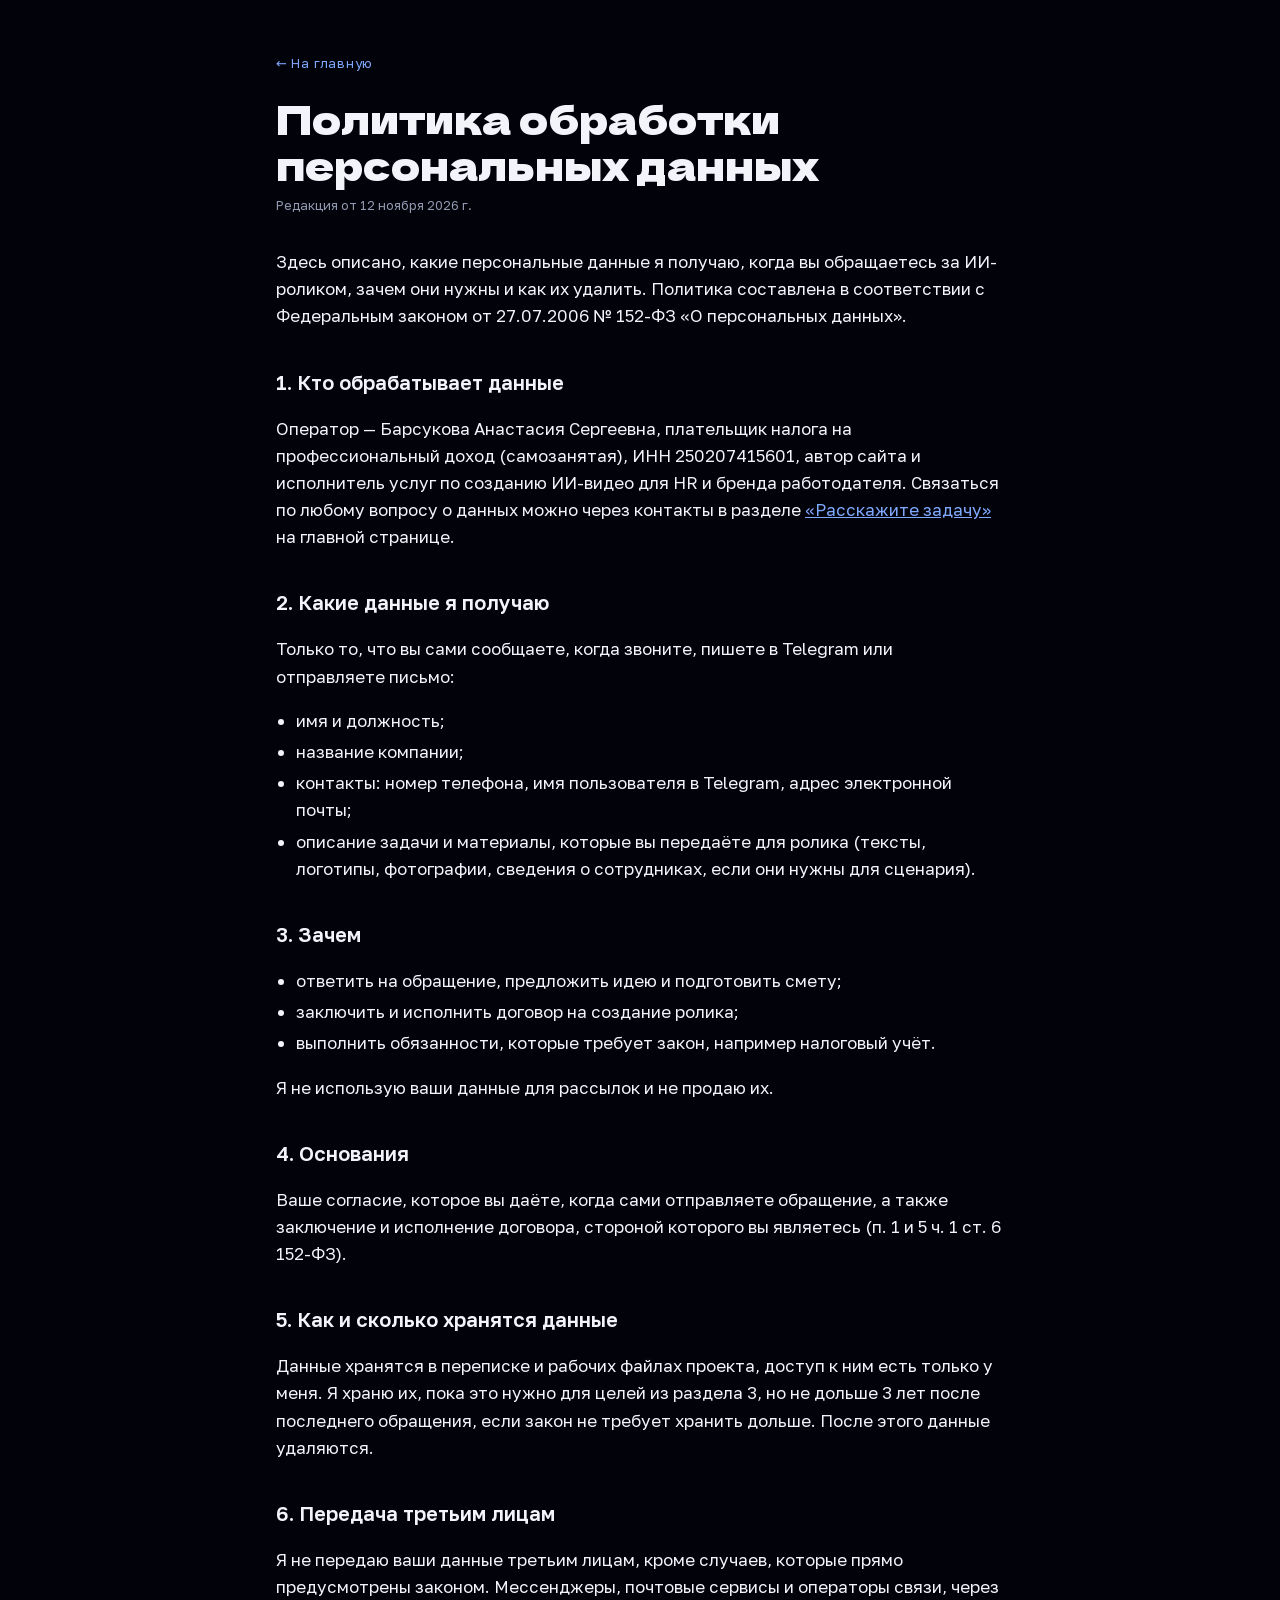
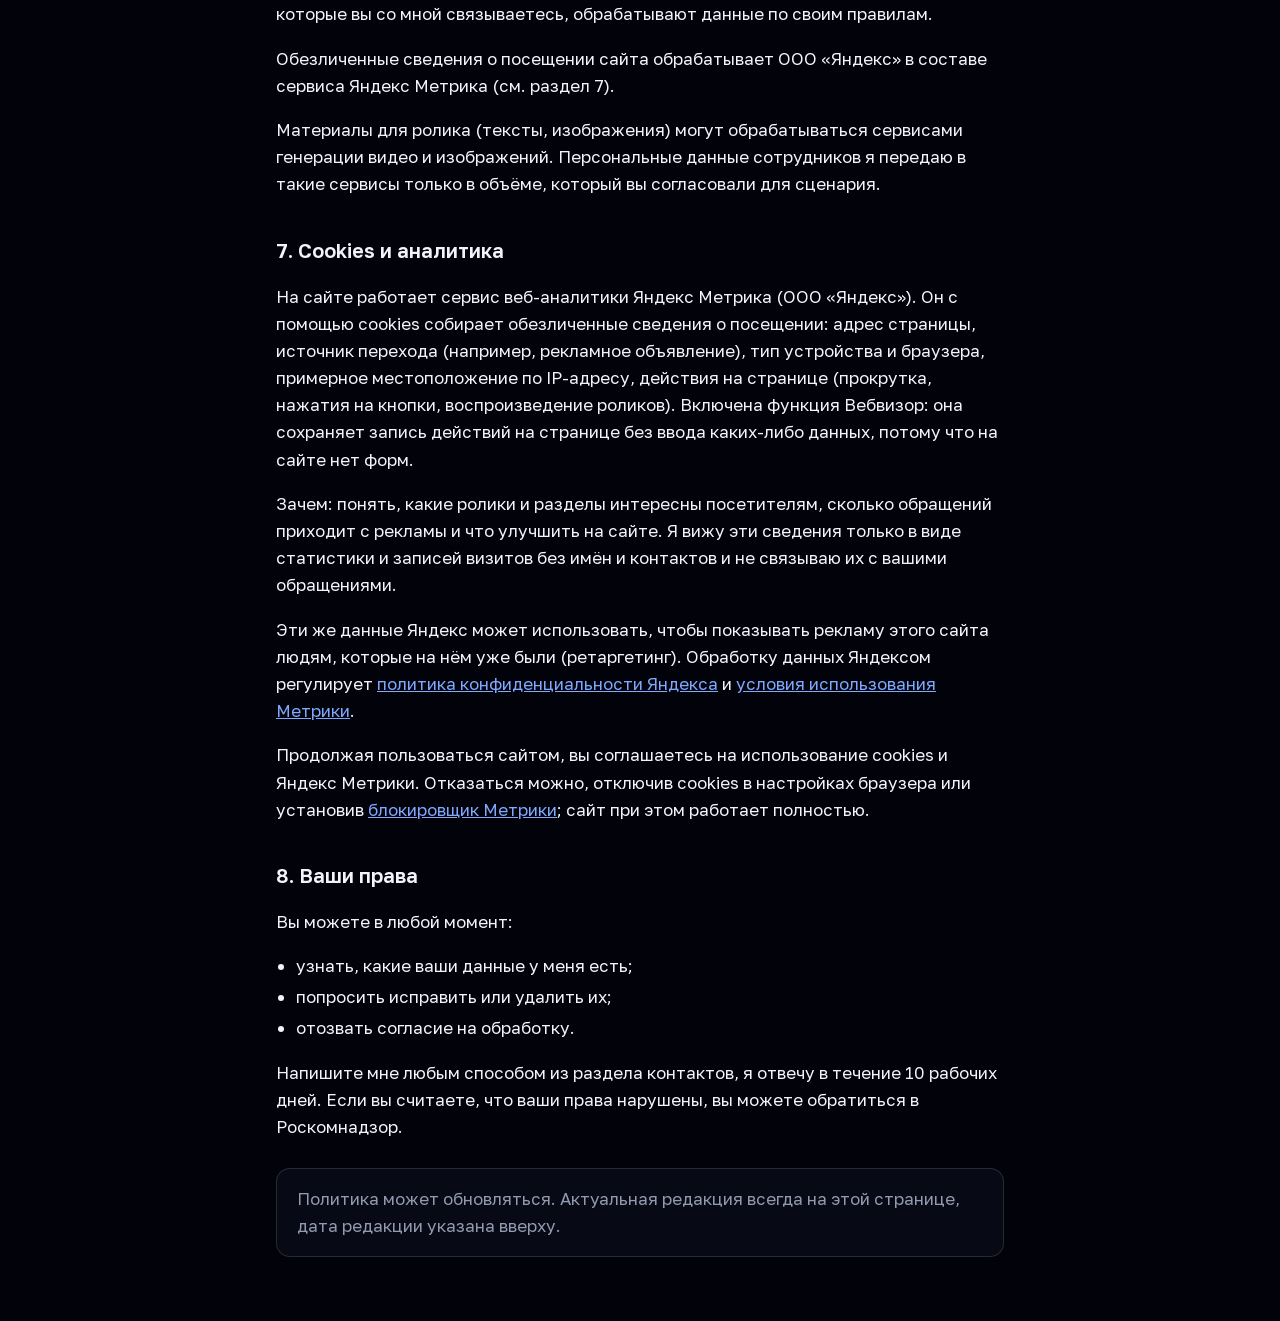
<file: privacy.html>
<!doctype html>
<html lang="ru">
<head>
<meta charset="utf-8">
<meta name="viewport" content="width=device-width, initial-scale=1, viewport-fit=cover">
<title>Политика обработки персональных данных | Анастасия Барсукова</title>
<meta name="description" content="Какие персональные данные обрабатываются, когда вы обращаетесь за ИИ-роликом, зачем и как их удалить.">
<link rel="canonical" href="https://hr-video.ru/privacy.html">
<meta name="robots" content="index, follow">
<meta name="theme-color" content="#02030A">
<link rel="icon" href="favicon.svg" type="image/svg+xml">
<link rel="stylesheet" href="fonts/fonts.css">
<style>
:root{
  --bg:#02030A; --surface:#070A14; --fg:#F2F4FA; --muted:#9299B0; --line:rgba(255,255,255,.13);
  --accent:#7FA8FF;
  --display:"Dela Gothic One","Golos Text",Impact,sans-serif;
  --body:"Golos Text",system-ui,-apple-system,"Segoe UI",sans-serif;
  --mono:"Golos Text",system-ui,-apple-system,"Segoe UI",sans-serif;
  color-scheme:dark;
}
*{box-sizing:border-box}
body{margin:0;background:var(--bg);color:var(--fg);font:400 17px/1.6 var(--body)}
main{max-width:760px;margin-inline:auto;padding:48px 16px 64px}
.back{font-family:var(--mono);font-size:13px;letter-spacing:.06em;color:var(--accent);text-decoration:none}
.back:hover{text-decoration:underline}
h1{font-family:var(--display);font-weight:400;font-size:clamp(28px,5vw,40px);line-height:1.15;margin:20px 0 8px;text-wrap:balance}
.date{font-family:var(--mono);font-size:13px;color:var(--muted);margin:0 0 32px}
h2{font-size:20px;font-weight:600;margin:36px 0 8px}
p,li{color:var(--fg);max-width:68ch}
ul{padding-left:1.2em}
li{margin-block:4px}
a{color:var(--accent)}
.card{background:var(--surface);border:1px solid var(--line);border-radius:14px;padding:16px 20px;margin-top:28px}
.card p{margin:0;color:var(--muted)}
</style>
<!-- Yandex.Metrika counter -->
<script>
  (function(m,e,t,r,i,k,a){
    m[i]=m[i]||function(){(m[i].a=m[i].a||[]).push(arguments)};
    m[i].l=1*new Date();
    for (var j = 0; j < document.scripts.length; j++) {if (document.scripts[j].src === r) { return; }}
    k=e.createElement(t),a=e.getElementsByTagName(t)[0],k.async=1,k.src=r,a.parentNode.insertBefore(k,a)
  })(window, document,'script','https://mc.yandex.ru/metrika/tag.js?id=114210249', 'ym');
  ym(114210249, 'init', {ssr:true, webvisor:true, clickmap:true, referrer: document.referrer, url: location.href, accurateTrackBounce:true, trackLinks:true});
</script>
<noscript><div><img src="https://mc.yandex.ru/watch/114210249" style="position:absolute; left:-9999px;" alt="" /></div></noscript>
<!-- /Yandex.Metrika counter -->
</head>
<body>
<main>
  <a class="back" href="./">← На главную</a>
  <h1>Политика обработки персональных данных</h1>
  <p class="date">Редакция от 12 ноября 2026 г.</p>

  <p>Здесь описано, какие персональные данные я получаю, когда вы обращаетесь за ИИ-роликом, зачем они нужны и как их удалить. Политика составлена в соответствии с Федеральным законом от 27.07.2006 № 152-ФЗ «О персональных данных».</p>

  <h2>1. Кто обрабатывает данные</h2>
  <p>Оператор — Барсукова Анастасия Сергеевна, плательщик налога на профессиональный доход (самозанятая), ИНН 250207415601, автор сайта и исполнитель услуг по созданию ИИ-видео для HR и бренда работодателя. Связаться по любому вопросу о данных можно через контакты в разделе <a href="./#contact">«Расскажите задачу»</a> на главной странице.</p>

  <h2>2. Какие данные я получаю</h2>
  <p>Только то, что вы сами сообщаете, когда звоните, пишете в Telegram или отправляете письмо:</p>
  <ul>
    <li>имя и должность;</li>
    <li>название компании;</li>
    <li>контакты: номер телефона, имя пользователя в Telegram, адрес электронной почты;</li>
    <li>описание задачи и материалы, которые вы передаёте для ролика (тексты, логотипы, фотографии, сведения о сотрудниках, если они нужны для сценария).</li>
  </ul>

  <h2>3. Зачем</h2>
  <ul>
    <li>ответить на обращение, предложить идею и подготовить смету;</li>
    <li>заключить и исполнить договор на создание ролика;</li>
    <li>выполнить обязанности, которые требует закон, например налоговый учёт.</li>
  </ul>
  <p>Я не использую ваши данные для рассылок и не продаю их.</p>

  <h2>4. Основания</h2>
  <p>Ваше согласие, которое вы даёте, когда сами отправляете обращение, а также заключение и исполнение договора, стороной которого вы являетесь (п. 1 и 5 ч. 1 ст. 6 152-ФЗ).</p>

  <h2>5. Как и сколько хранятся данные</h2>
  <p>Данные хранятся в переписке и рабочих файлах проекта, доступ к ним есть только у меня. Я храню их, пока это нужно для целей из раздела 3, но не дольше 3 лет после последнего обращения, если закон не требует хранить дольше. После этого данные удаляются.</p>

  <h2>6. Передача третьим лицам</h2>
  <p>Я не передаю ваши данные третьим лицам, кроме случаев, которые прямо предусмотрены законом. Мессенджеры, почтовые сервисы и операторы связи, через которые вы со мной связываетесь, обрабатывают данные по своим правилам.</p>
  <p>Обезличенные сведения о посещении сайта обрабатывает ООО «Яндекс» в составе сервиса Яндекс Метрика (см. раздел 7).</p>
  <p>Материалы для ролика (тексты, изображения) могут обрабатываться сервисами генерации видео и изображений. Персональные данные сотрудников я передаю в такие сервисы только в объёме, который вы согласовали для сценария.</p>

  <h2 id="cookies">7. Cookies и аналитика</h2>
  <p>На сайте работает сервис веб-аналитики Яндекс Метрика (ООО «Яндекс»). Он с помощью cookies собирает обезличенные сведения о посещении: адрес страницы, источник перехода (например, рекламное объявление), тип устройства и браузера, примерное местоположение по IP-адресу, действия на странице (прокрутка, нажатия на кнопки, воспроизведение роликов). Включена функция Вебвизор: она сохраняет запись действий на странице без ввода каких-либо данных, потому что на сайте нет форм.</p>
  <p>Зачем: понять, какие ролики и разделы интересны посетителям, сколько обращений приходит с рекламы и что улучшить на сайте. Я вижу эти сведения только в виде статистики и записей визитов без имён и контактов и не связываю их с вашими обращениями.</p>
  <p>Эти же данные Яндекс может использовать, чтобы показывать рекламу этого сайта людям, которые на нём уже были (ретаргетинг). Обработку данных Яндексом регулирует <a href="https://yandex.ru/legal/confidential/" target="_blank" rel="noopener">политика конфиденциальности Яндекса</a> и <a href="https://yandex.ru/legal/metrica_termsofuse/" target="_blank" rel="noopener">условия использования Метрики</a>.</p>
  <p>Продолжая пользоваться сайтом, вы соглашаетесь на использование cookies и Яндекс Метрики. Отказаться можно, отключив cookies в настройках браузера или установив <a href="https://yandex.ru/support/metrica/general/opt-out.html" target="_blank" rel="noopener">блокировщик Метрики</a>; сайт при этом работает полностью.</p>

  <h2>8. Ваши права</h2>
  <p>Вы можете в любой момент:</p>
  <ul>
    <li>узнать, какие ваши данные у меня есть;</li>
    <li>попросить исправить или удалить их;</li>
    <li>отозвать согласие на обработку.</li>
  </ul>
  <p>Напишите мне любым способом из раздела контактов, я отвечу в течение 10 рабочих дней. Если вы считаете, что ваши права нарушены, вы можете обратиться в Роскомнадзор.</p>

  <div class="card"><p>Политика может обновляться. Актуальная редакция всегда на этой странице, дата редакции указана вверху.</p></div>
</main>
</body>
</html>
</file>
<file: fonts/fonts.css>
@font-face{font-family:"Dela Gothic One";font-style:normal;font-weight:400;font-display:swap;src:url(DelaGothicOne-cyrillic.woff2) format("woff2");unicode-range:U+0301, U+0400-045F, U+0490-0491, U+04B0-04B1, U+2116}
@font-face{font-family:"Dela Gothic One";font-style:normal;font-weight:400;font-display:swap;src:url(DelaGothicOne-latin.woff2) format("woff2");unicode-range:U+0000-00FF, U+0131, U+0152-0153, U+02BB-02BC, U+02C6, U+02DA, U+02DC, U+0304, U+0308, U+0329, U+2000-206F, U+20AC, U+2122, U+2191, U+2193, U+2212, U+2215, U+FEFF, U+FFFD}
@font-face{font-family:"Golos Text";font-style:normal;font-weight:400;font-display:swap;src:url(GolosText-cyrillic.woff2) format("woff2");unicode-range:U+0301, U+0400-045F, U+0490-0491, U+04B0-04B1, U+2116}
@font-face{font-family:"Golos Text";font-style:normal;font-weight:400;font-display:swap;src:url(GolosText-latin.woff2) format("woff2");unicode-range:U+0000-00FF, U+0131, U+0152-0153, U+02BB-02BC, U+02C6, U+02DA, U+02DC, U+0304, U+0308, U+0329, U+2000-206F, U+20AC, U+2122, U+2191, U+2193, U+2212, U+2215, U+FEFF, U+FFFD}
@font-face{font-family:"Golos Text";font-style:normal;font-weight:500;font-display:swap;src:url(GolosText-cyrillic.woff2) format("woff2");unicode-range:U+0301, U+0400-045F, U+0490-0491, U+04B0-04B1, U+2116}
@font-face{font-family:"Golos Text";font-style:normal;font-weight:500;font-display:swap;src:url(GolosText-latin.woff2) format("woff2");unicode-range:U+0000-00FF, U+0131, U+0152-0153, U+02BB-02BC, U+02C6, U+02DA, U+02DC, U+0304, U+0308, U+0329, U+2000-206F, U+20AC, U+2122, U+2191, U+2193, U+2212, U+2215, U+FEFF, U+FFFD}
@font-face{font-family:"Golos Text";font-style:normal;font-weight:600;font-display:swap;src:url(GolosText-cyrillic.woff2) format("woff2");unicode-range:U+0301, U+0400-045F, U+0490-0491, U+04B0-04B1, U+2116}
@font-face{font-family:"Golos Text";font-style:normal;font-weight:600;font-display:swap;src:url(GolosText-latin.woff2) format("woff2");unicode-range:U+0000-00FF, U+0131, U+0152-0153, U+02BB-02BC, U+02C6, U+02DA, U+02DC, U+0304, U+0308, U+0329, U+2000-206F, U+20AC, U+2122, U+2191, U+2193, U+2212, U+2215, U+FEFF, U+FFFD}
</file>
